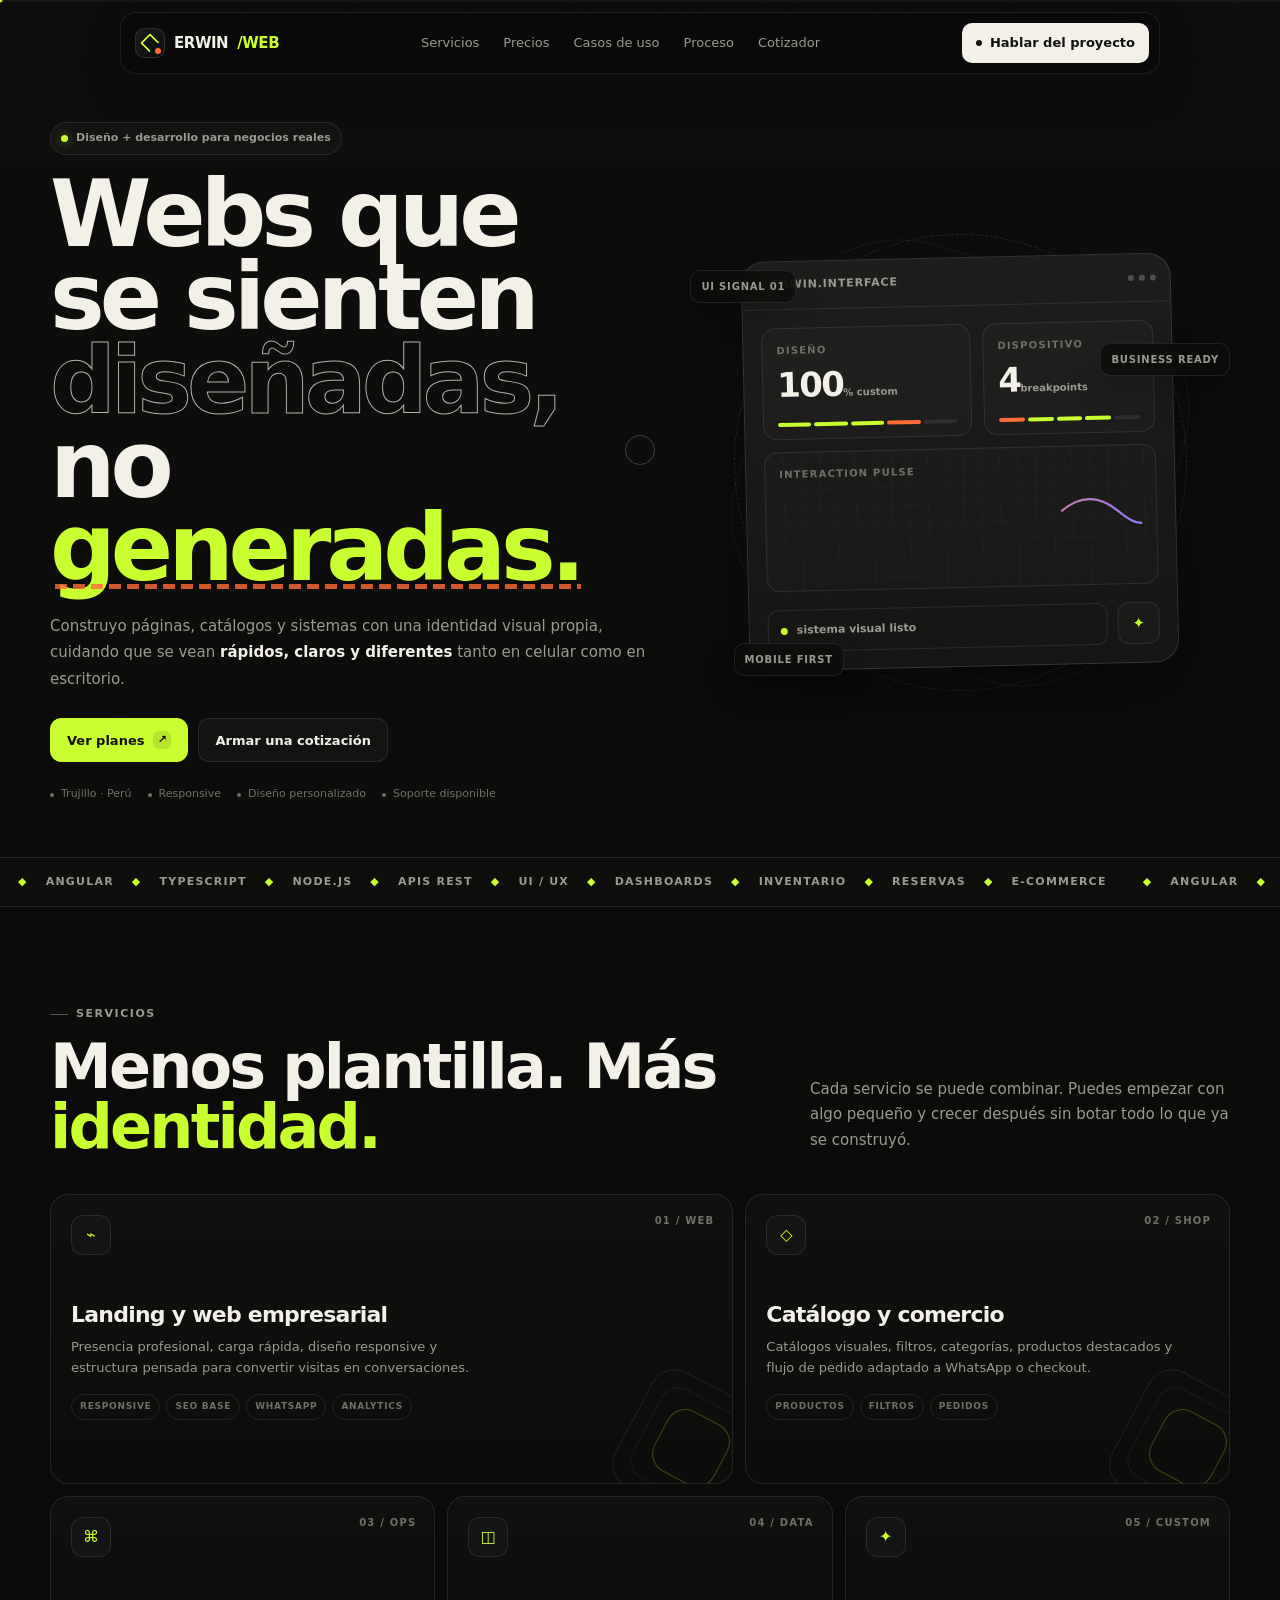
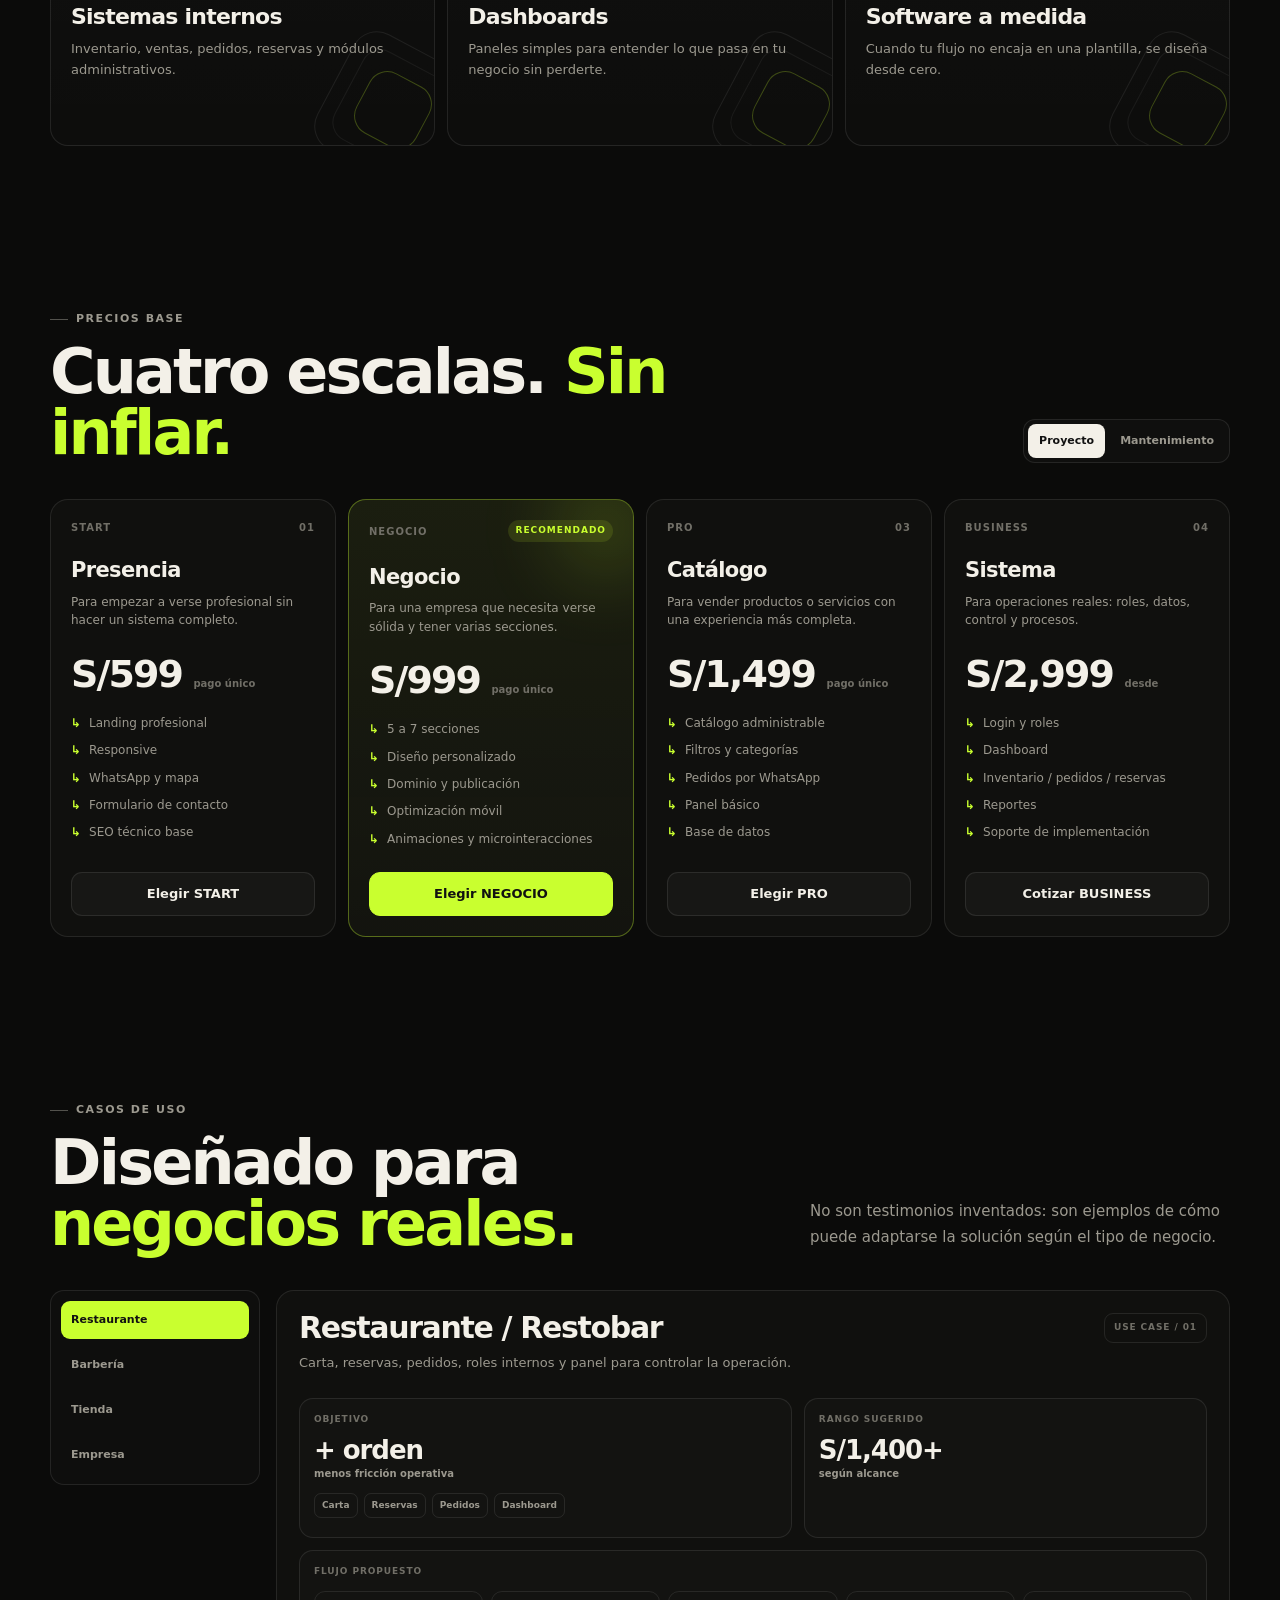
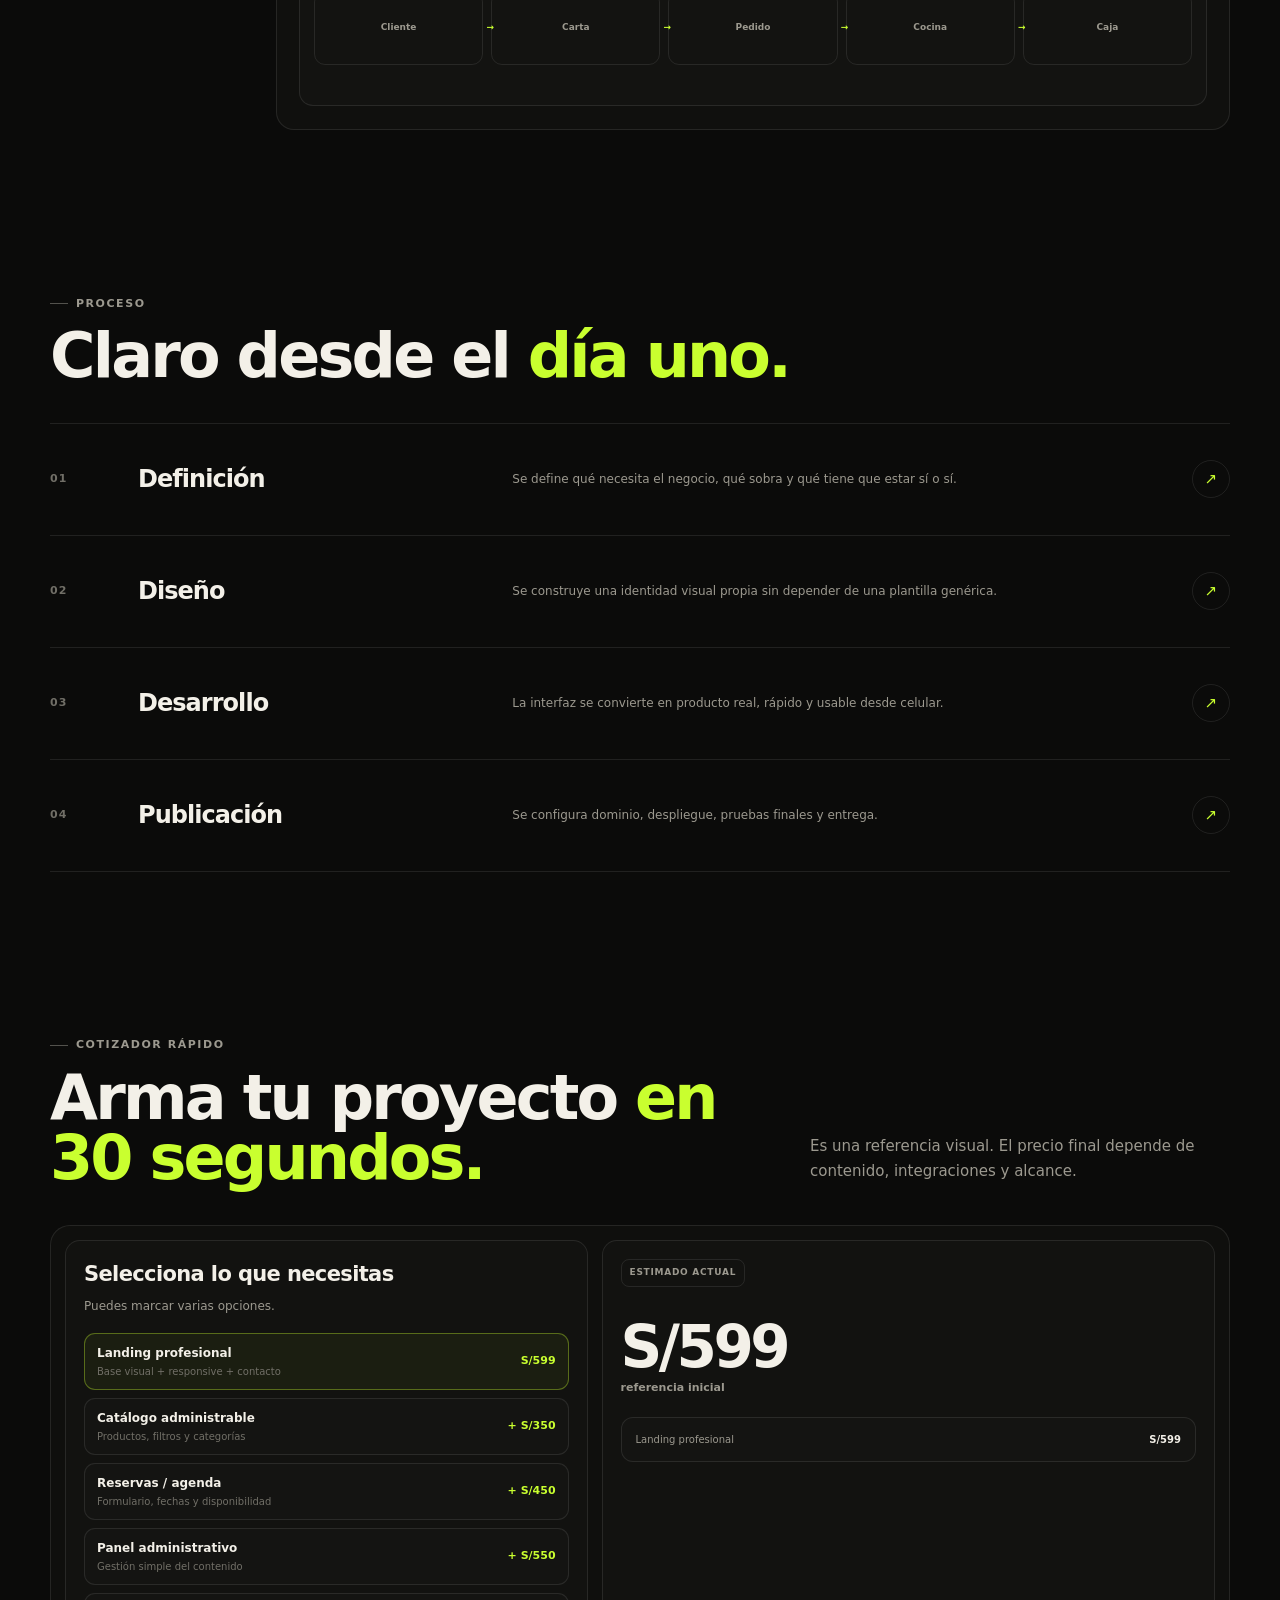
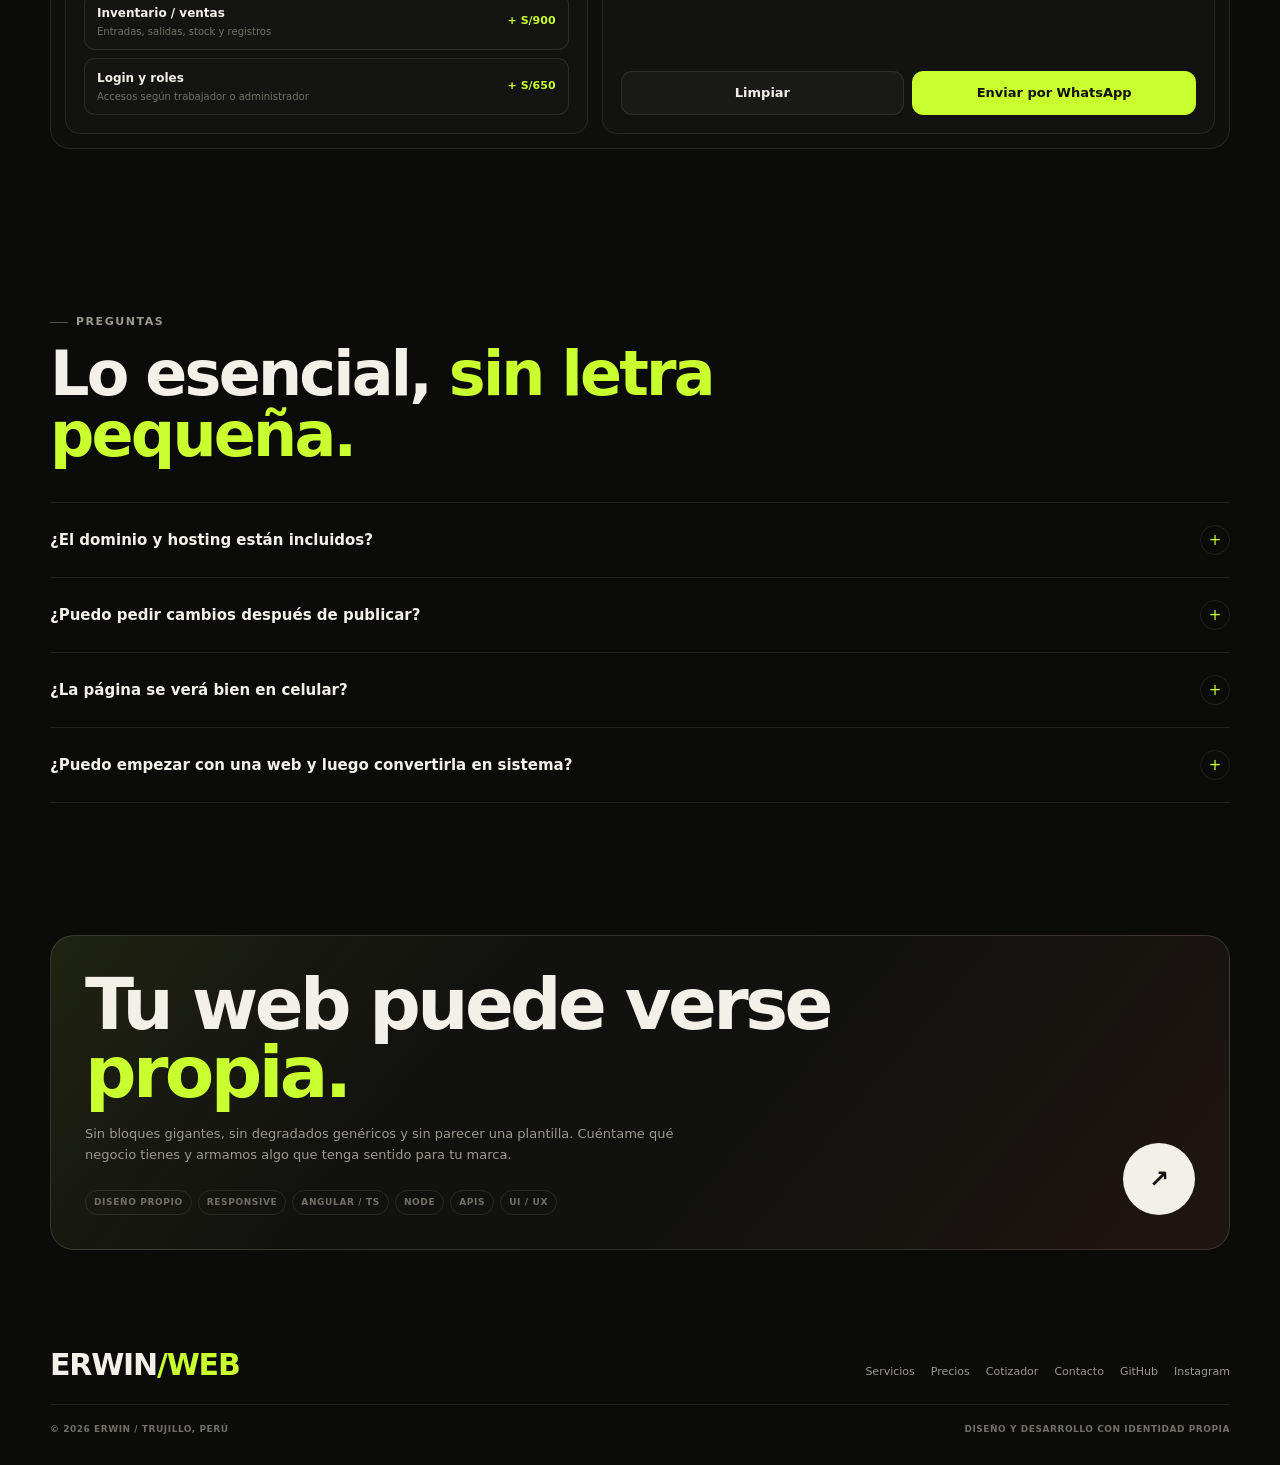
<file: index.html>
<!DOCTYPE html><html lang="es"><head><meta charset="UTF-8"><meta name="viewport" content="width=device-width, initial-scale=1.0"><meta name="theme-color" content="#0b0b0a"><meta name="description" content="Erwin — diseño y desarrollo web para negocios que quieren verse distintos."><title>Erwin — Webs y sistemas con identidad propia</title><link rel="stylesheet" href="base.css"><link rel="stylesheet" href="components.css"></head><body><div class="scroll-progress" aria-hidden="true"><div class="scroll-progress__bar"></div></div><div class="page-noise" aria-hidden="true"></div><div class="page-lines" aria-hidden="true"></div><div class="page-vignette" aria-hidden="true"></div><div class="mouse-glow" aria-hidden="true"></div><div class="cursor-dot" aria-hidden="true"></div><div class="cursor-ring" aria-hidden="true"></div><div class="nav-wrap"><nav class="nav" aria-label="Navegación principal"><a class="nav__brand" href="#inicio" aria-label="Ir al inicio"><span class="nav__mark" aria-hidden="true"></span>ERWIN<span>/WEB</span></a><div class="nav__links"><a href="#servicios">Servicios</a><a href="#precios">Precios</a><a href="#casos">Casos de uso</a><a href="#proceso">Proceso</a><a href="#cotizador">Cotizador</a></div><a class="nav__cta magnetic" href="#contacto"><span class="dot"></span>Hablar del proyecto</a><button class="nav__menu" type="button" aria-label="Abrir menú">☰</button></nav></div><div class="mobile-panel" aria-hidden="true"><div class="mobile-panel__inner"><div class="mobile-panel__top"><strong>ERWIN/WEB</strong><button class="mobile-panel__close" type="button" aria-label="Cerrar menú">×</button></div><div class="mobile-panel__links"><a href="#servicios">Servicios <span>01</span></a><a href="#precios">Precios <span>02</span></a><a href="#casos">Casos de uso <span>03</span></a><a href="#proceso">Proceso <span>04</span></a><a href="#cotizador">Cotizador <span>05</span></a><a href="#contacto">Contacto <span>06</span></a></div></div></div><main><section class="hero" id="inicio"><div class="container"><div class="hero__grid"><div class="hero__content"><div class="hero__badge reveal"><i></i>Diseño + desarrollo para negocios reales</div><h1 class="hero__title reveal reveal-delay-1">Webs que se sienten <span class="outline">diseñadas,</span> no <span class="accent-word">generadas.</span></h1><p class="hero__copy reveal reveal-delay-2">Construyo páginas, catálogos y sistemas con una identidad visual propia, cuidando que se vean <strong>rápidos, claros y diferentes</strong> tanto en celular como en escritorio.</p><div class="hero__actions reveal reveal-delay-3"><a href="#precios" class="btn btn--accent magnetic">Ver planes <span class="btn__arrow">↗</span></a><a href="#cotizador" class="btn magnetic">Armar una cotización</a></div><div class="hero__meta reveal reveal-delay-4"><span>Trujillo · Perú</span><span>Responsive</span><span>Diseño personalizado</span><span>Soporte disponible</span></div></div><div class="signal-stage reveal reveal-delay-2"><div class="signal-orbit" aria-hidden="true"></div><div class="signal-stage__wire" aria-hidden="true"></div><div class="signal-stage__wire" aria-hidden="true"></div><div class="floating-tag floating-tag--a">UI SIGNAL 01</div><div class="floating-tag floating-tag--b">BUSINESS READY</div><div class="floating-tag floating-tag--c">MOBILE FIRST</div><article class="signal-console" aria-label="Panel visual demostrativo"><header class="signal-console__top"><div class="signal-console__brand">erwin.interface</div><div class="signal-console__traffic" aria-hidden="true"><i></i><i></i><i></i></div></header><div class="signal-console__body"><div class="signal-readout"><div class="readout-card"><div class="readout-card__label">Diseño</div><div class="readout-card__value">100<small>% custom</small></div><div class="readout-card__strip"><span class="on"></span><span class="on"></span><span class="on"></span><span class="hot"></span><span></span></div></div><div class="readout-card"><div class="readout-card__label">Dispositivo</div><div class="readout-card__value">4<small>breakpoints</small></div><div class="readout-card__strip"><span class="hot"></span><span class="on"></span><span class="on"></span><span class="on"></span><span></span></div></div></div><div class="signal-graph"><div class="signal-graph__label">Interaction pulse</div><svg viewBox="0 0 360 90" aria-hidden="true"><defs><linearGradient id="graphGradient" x1="0" x2="1"><stop offset="0%" stop-color="#c9ff2f"/><stop offset="52%" stop-color="#ff6b35"/><stop offset="100%" stop-color="#8f7cff"/></linearGradient></defs><path d="M0,64 C28,64 34,21 62,21 C90,21 93,71 120,71 C147,71 150,37 180,37 C208,37 217,51 240,51 C270,51 278,17 308,17 C332,17 344,42 360,42" fill="none" stroke="url(#graphGradient)" stroke-width="2.2" stroke-linecap="round" class="signal-graph__pulse"/></svg></div></div><div class="signal-console__bottom"><div class="signal-status"><i></i>sistema visual listo</div><button class="signal-switch" type="button" aria-label="Cambiar modo visual">✦</button></div></article></div></div></div></section><section class="trust-strip" aria-label="Tecnologías y servicios"><div class="trust-strip__track"><div class="trust-strip__item"><b>◆</b> ANGULAR <b>◆</b> TYPESCRIPT <b>◆</b> NODE.JS <b>◆</b> APIs REST <b>◆</b> UI / UX <b>◆</b> DASHBOARDS <b>◆</b> INVENTARIO <b>◆</b> RESERVAS <b>◆</b> E-COMMERCE</div><div class="trust-strip__item"><b>◆</b> ANGULAR <b>◆</b> TYPESCRIPT <b>◆</b> NODE.JS <b>◆</b> APIs REST <b>◆</b> UI / UX <b>◆</b> DASHBOARDS <b>◆</b> INVENTARIO <b>◆</b> RESERVAS <b>◆</b> E-COMMERCE</div></div></section><section class="section" id="servicios"><div class="container"><div class="section-head-row"><div><div class="section-kicker reveal">Servicios</div><h2 class="section-heading reveal reveal-delay-1">Menos plantilla. Más <em>identidad.</em></h2></div><p class="section-copy reveal reveal-delay-2">Cada servicio se puede combinar. Puedes empezar con algo pequeño y crecer después sin botar todo lo que ya se construyó.</p></div><div class="mosaic"><article class="service-tile reveal tilt"><div class="service-tile__index">01 / WEB</div><div class="service-tile__icon">⌁</div><h3>Landing y web empresarial</h3><p>Presencia profesional, carga rápida, diseño responsive y estructura pensada para convertir visitas en conversaciones.</p><div class="service-tile__tags"><span>Responsive</span><span>SEO base</span><span>WhatsApp</span><span>Analytics</span></div><div class="service-tile__shape" aria-hidden="true"></div></article><article class="service-tile reveal reveal-delay-1 tilt"><div class="service-tile__index">02 / SHOP</div><div class="service-tile__icon">◇</div><h3>Catálogo y comercio</h3><p>Catálogos visuales, filtros, categorías, productos destacados y flujo de pedido adaptado a WhatsApp o checkout.</p><div class="service-tile__tags"><span>Productos</span><span>Filtros</span><span>Pedidos</span></div><div class="service-tile__shape" aria-hidden="true"></div></article><article class="service-tile reveal tilt"><div class="service-tile__index">03 / OPS</div><div class="service-tile__icon">⌘</div><h3>Sistemas internos</h3><p>Inventario, ventas, pedidos, reservas y módulos administrativos.</p><div class="service-tile__shape" aria-hidden="true"></div></article><article class="service-tile reveal reveal-delay-1 tilt"><div class="service-tile__index">04 / DATA</div><div class="service-tile__icon">◫</div><h3>Dashboards</h3><p>Paneles simples para entender lo que pasa en tu negocio sin perderte.</p><div class="service-tile__shape" aria-hidden="true"></div></article><article class="service-tile reveal reveal-delay-2 tilt"><div class="service-tile__index">05 / CUSTOM</div><div class="service-tile__icon">✦</div><h3>Software a medida</h3><p>Cuando tu flujo no encaja en una plantilla, se diseña desde cero.</p><div class="service-tile__shape" aria-hidden="true"></div></article></div></div></section><section class="section section--tight" id="precios"><div class="container"><div class="section-head-row"><div><div class="section-kicker reveal">Precios base</div><h2 class="section-heading reveal reveal-delay-1">Cuatro escalas. <em>Sin inflar.</em></h2></div><div class="pricing-switcher reveal reveal-delay-2"><button type="button" class="is-active" data-mode="build">Proyecto</button><button type="button" data-mode="care">Mantenimiento</button></div></div><div class="pricing-grid"><article class="price-card reveal" data-plan-card="start"><div class="price-card__eyebrow"><span>START</span><span>01</span></div><h3>Presencia</h3><p class="price-card__desc">Para empezar a verse profesional sin hacer un sistema completo.</p><div class="price-card__price" data-build="S/599" data-care="S/60">S/599 <small data-suffix>pago único</small></div><ul class="price-card__list"><li>Landing profesional</li><li>Responsive</li><li>WhatsApp y mapa</li><li>Formulario de contacto</li><li>SEO técnico base</li></ul><button class="btn plan-button" type="button" data-plan="START">Elegir START</button></article><article class="price-card price-card--focus reveal reveal-delay-1" data-plan-card="negocio"><div class="price-card__eyebrow"><span>NEGOCIO</span><span class="price-card__badge">RECOMENDADO</span></div><h3>Negocio</h3><p class="price-card__desc">Para una empresa que necesita verse sólida y tener varias secciones.</p><div class="price-card__price" data-build="S/999" data-care="S/100">S/999 <small data-suffix>pago único</small></div><ul class="price-card__list"><li>5 a 7 secciones</li><li>Diseño personalizado</li><li>Dominio y publicación</li><li>Optimización móvil</li><li>Animaciones y microinteracciones</li></ul><button class="btn btn--accent plan-button" type="button" data-plan="NEGOCIO">Elegir NEGOCIO</button></article><article class="price-card reveal reveal-delay-2" data-plan-card="pro"><div class="price-card__eyebrow"><span>PRO</span><span>03</span></div><h3>Catálogo</h3><p class="price-card__desc">Para vender productos o servicios con una experiencia más completa.</p><div class="price-card__price" data-build="S/1,499" data-care="S/150">S/1,499 <small data-suffix>pago único</small></div><ul class="price-card__list"><li>Catálogo administrable</li><li>Filtros y categorías</li><li>Pedidos por WhatsApp</li><li>Panel básico</li><li>Base de datos</li></ul><button class="btn plan-button" type="button" data-plan="PRO">Elegir PRO</button></article><article class="price-card reveal reveal-delay-3" data-plan-card="business"><div class="price-card__eyebrow"><span>BUSINESS</span><span>04</span></div><h3>Sistema</h3><p class="price-card__desc">Para operaciones reales: roles, datos, control y procesos.</p><div class="price-card__price" data-build="S/2,999" data-care="S/250">S/2,999 <small data-suffix>desde</small></div><ul class="price-card__list"><li>Login y roles</li><li>Dashboard</li><li>Inventario / pedidos / reservas</li><li>Reportes</li><li>Soporte de implementación</li></ul><button class="btn plan-button" type="button" data-plan="BUSINESS">Cotizar BUSINESS</button></article></div></div></section><section class="section" id="casos"><div class="container"><div class="section-head-row"><div><div class="section-kicker reveal">Casos de uso</div><h2 class="section-heading reveal reveal-delay-1">Diseñado para <em>negocios reales.</em></h2></div><p class="section-copy reveal reveal-delay-2">No son testimonios inventados: son ejemplos de cómo puede adaptarse la solución según el tipo de negocio.</p></div><div class="case-rail"><div class="case-rail__nav reveal"><button type="button" class="is-active" data-case="restaurante">Restaurante</button><button type="button" data-case="barberia">Barbería</button><button type="button" data-case="tienda">Tienda</button><button type="button" data-case="empresa">Empresa</button></div><div class="case-panel reveal reveal-delay-1"><div class="case-panel__top"><div><h3 class="case-panel__title" id="caseTitle">Restaurante / Restobar</h3><p class="case-panel__desc" id="caseDesc">Carta, reservas, pedidos, roles internos y panel para controlar la operación.</p></div><div class="case-panel__code" id="caseCode">USE CASE / 01</div></div><div class="case-panel__grid"><div class="case-block"><div class="case-block__label">Objetivo</div><div class="case-block__value" id="caseGoal">+ orden <small>menos fricción operativa</small></div><div class="case-block__chips" id="caseChips"><span>Carta</span><span>Reservas</span><span>Pedidos</span><span>Dashboard</span></div></div><div class="case-block"><div class="case-block__label">Rango sugerido</div><div class="case-block__value" id="caseRange">S/1,400+ <small>según alcance</small></div></div><div class="case-block case-block--wide"><div class="case-block__label">Flujo propuesto</div><div class="case-flow" id="caseFlow"><div class="case-flow__step">Cliente</div><div class="case-flow__step">Carta</div><div class="case-flow__step">Pedido</div><div class="case-flow__step">Cocina</div><div class="case-flow__step">Caja</div></div></div></div></div></div></div></section><section class="section section--tight" id="proceso"><div class="container"><div class="section-head-row"><div><div class="section-kicker reveal">Proceso</div><h2 class="section-heading reveal reveal-delay-1">Claro desde el <em>día uno.</em></h2></div></div><div class="process-track"><div class="process-row reveal"><div class="process-row__n">01</div><div class="process-row__title">Definición</div><div class="process-row__copy">Se define qué necesita el negocio, qué sobra y qué tiene que estar sí o sí.</div><div class="process-row__mark">↗</div></div><div class="process-row reveal reveal-delay-1"><div class="process-row__n">02</div><div class="process-row__title">Diseño</div><div class="process-row__copy">Se construye una identidad visual propia sin depender de una plantilla genérica.</div><div class="process-row__mark">↗</div></div><div class="process-row reveal reveal-delay-2"><div class="process-row__n">03</div><div class="process-row__title">Desarrollo</div><div class="process-row__copy">La interfaz se convierte en producto real, rápido y usable desde celular.</div><div class="process-row__mark">↗</div></div><div class="process-row reveal reveal-delay-3"><div class="process-row__n">04</div><div class="process-row__title">Publicación</div><div class="process-row__copy">Se configura dominio, despliegue, pruebas finales y entrega.</div><div class="process-row__mark">↗</div></div></div></div></section><section class="section" id="cotizador"><div class="container"><div class="section-head-row"><div><div class="section-kicker reveal">Cotizador rápido</div><h2 class="section-heading reveal reveal-delay-1">Arma tu proyecto <em>en 30 segundos.</em></h2></div><p class="section-copy reveal reveal-delay-2">Es una referencia visual. El precio final depende de contenido, integraciones y alcance.</p></div><div class="quote-builder reveal"><div class="quote-builder__options"><h3 class="quote-builder__title">Selecciona lo que necesitas</h3><p class="quote-builder__sub">Puedes marcar varias opciones.</p><div class="quote-option-list"><button class="quote-option is-selected" type="button" data-price="599" data-label="Landing profesional"><span class="quote-option__text"><strong>Landing profesional</strong><small>Base visual + responsive + contacto</small></span><span class="quote-option__price">S/599</span></button><button class="quote-option" type="button" data-price="350" data-label="Catálogo administrable"><span class="quote-option__text"><strong>Catálogo administrable</strong><small>Productos, filtros y categorías</small></span><span class="quote-option__price">+ S/350</span></button><button class="quote-option" type="button" data-price="450" data-label="Reservas / agenda"><span class="quote-option__text"><strong>Reservas / agenda</strong><small>Formulario, fechas y disponibilidad</small></span><span class="quote-option__price">+ S/450</span></button><button class="quote-option" type="button" data-price="550" data-label="Panel administrativo"><span class="quote-option__text"><strong>Panel administrativo</strong><small>Gestión simple del contenido</small></span><span class="quote-option__price">+ S/550</span></button><button class="quote-option" type="button" data-price="900" data-label="Inventario / ventas"><span class="quote-option__text"><strong>Inventario / ventas</strong><small>Entradas, salidas, stock y registros</small></span><span class="quote-option__price">+ S/900</span></button><button class="quote-option" type="button" data-price="650" data-label="Login y roles"><span class="quote-option__text"><strong>Login y roles</strong><small>Accesos según trabajador o administrador</small></span><span class="quote-option__price">+ S/650</span></button></div></div><div class="quote-builder__result"><div class="quote-result"><div class="quote-result__badge">Estimado actual</div><div class="quote-result__total" id="quoteTotal">S/599 <small>referencia inicial</small></div><div class="quote-result__summary" id="quoteSummary"><div class="quote-result__summary-row"><span>Landing profesional</span><strong>S/599</strong></div></div><div class="quote-result__actions"><button class="btn" id="quoteReset" type="button">Limpiar</button><button class="btn btn--accent" id="quoteWhatsApp" type="button">Enviar por WhatsApp</button></div></div></div></div></div></section><section class="section section--tight"><div class="container"><div class="section-head-row"><div><div class="section-kicker reveal">Preguntas</div><h2 class="section-heading reveal reveal-delay-1">Lo esencial, <em>sin letra pequeña.</em></h2></div></div><div class="faq reveal"><article class="faq-item"><button class="faq-item__button" type="button"><span>¿El dominio y hosting están incluidos?</span><span class="faq-item__icon">+</span></button><div class="faq-item__content"><p>Puede incluirse dentro del paquete o manejarse como un costo separado. Lo ideal es dejarlo claro en la cotización antes de empezar.</p></div></article><article class="faq-item"><button class="faq-item__button" type="button"><span>¿Puedo pedir cambios después de publicar?</span><span class="faq-item__icon">+</span></button><div class="faq-item__content"><p>Sí. Puedes trabajar con mantenimiento mensual o pedir cambios puntuales dependiendo del tamaño del ajuste.</p></div></article><article class="faq-item"><button class="faq-item__button" type="button"><span>¿La página se verá bien en celular?</span><span class="faq-item__icon">+</span></button><div class="faq-item__content"><p>Sí. El diseño se plantea desde el inicio para móvil, tablet y escritorio, no como una adaptación de último momento.</p></div></article><article class="faq-item"><button class="faq-item__button" type="button"><span>¿Puedo empezar con una web y luego convertirla en sistema?</span><span class="faq-item__icon">+</span></button><div class="faq-item__content"><p>Sí, siempre que la arquitectura inicial se planifique pensando en esa posibilidad. Esa es justamente la idea de estos paquetes escalables.</p></div></article></div></div></section><section class="section section--tight" id="contacto"><div class="container"><div class="final-cta reveal"><div class="final-cta__grid"><div><h2 class="final-cta__title">Tu web puede verse <span>propia.</span></h2><p class="final-cta__copy">Sin bloques gigantes, sin degradados genéricos y sin parecer una plantilla. Cuéntame qué negocio tienes y armamos algo que tenga sentido para tu marca.</p><div class="final-cta__ticker"><span>Diseño propio</span><span>Responsive</span><span>Angular / TS</span><span>Node</span><span>APIs</span><span>UI / UX</span></div></div><a class="final-cta__action magnetic" id="mainWhatsApp" href="#" aria-label="Contactar por WhatsApp">↗</a></div></div></div></section></main><footer class="footer"><div class="container"><div class="footer__top"><h2 class="footer__brand">ERWIN<span>/WEB</span></h2><div class="footer__links"><a href="#servicios">Servicios</a><a href="#precios">Precios</a><a href="#cotizador">Cotizador</a><a href="#contacto">Contacto</a><a href="#">GitHub</a><a href="#">Instagram</a></div></div><div class="footer__bottom"><span>© 2026 ERWIN / TRUJILLO, PERÚ</span><span>Diseño y desarrollo con identidad propia</span></div></div></footer><script src="app.js"></script></body></html>
</file>
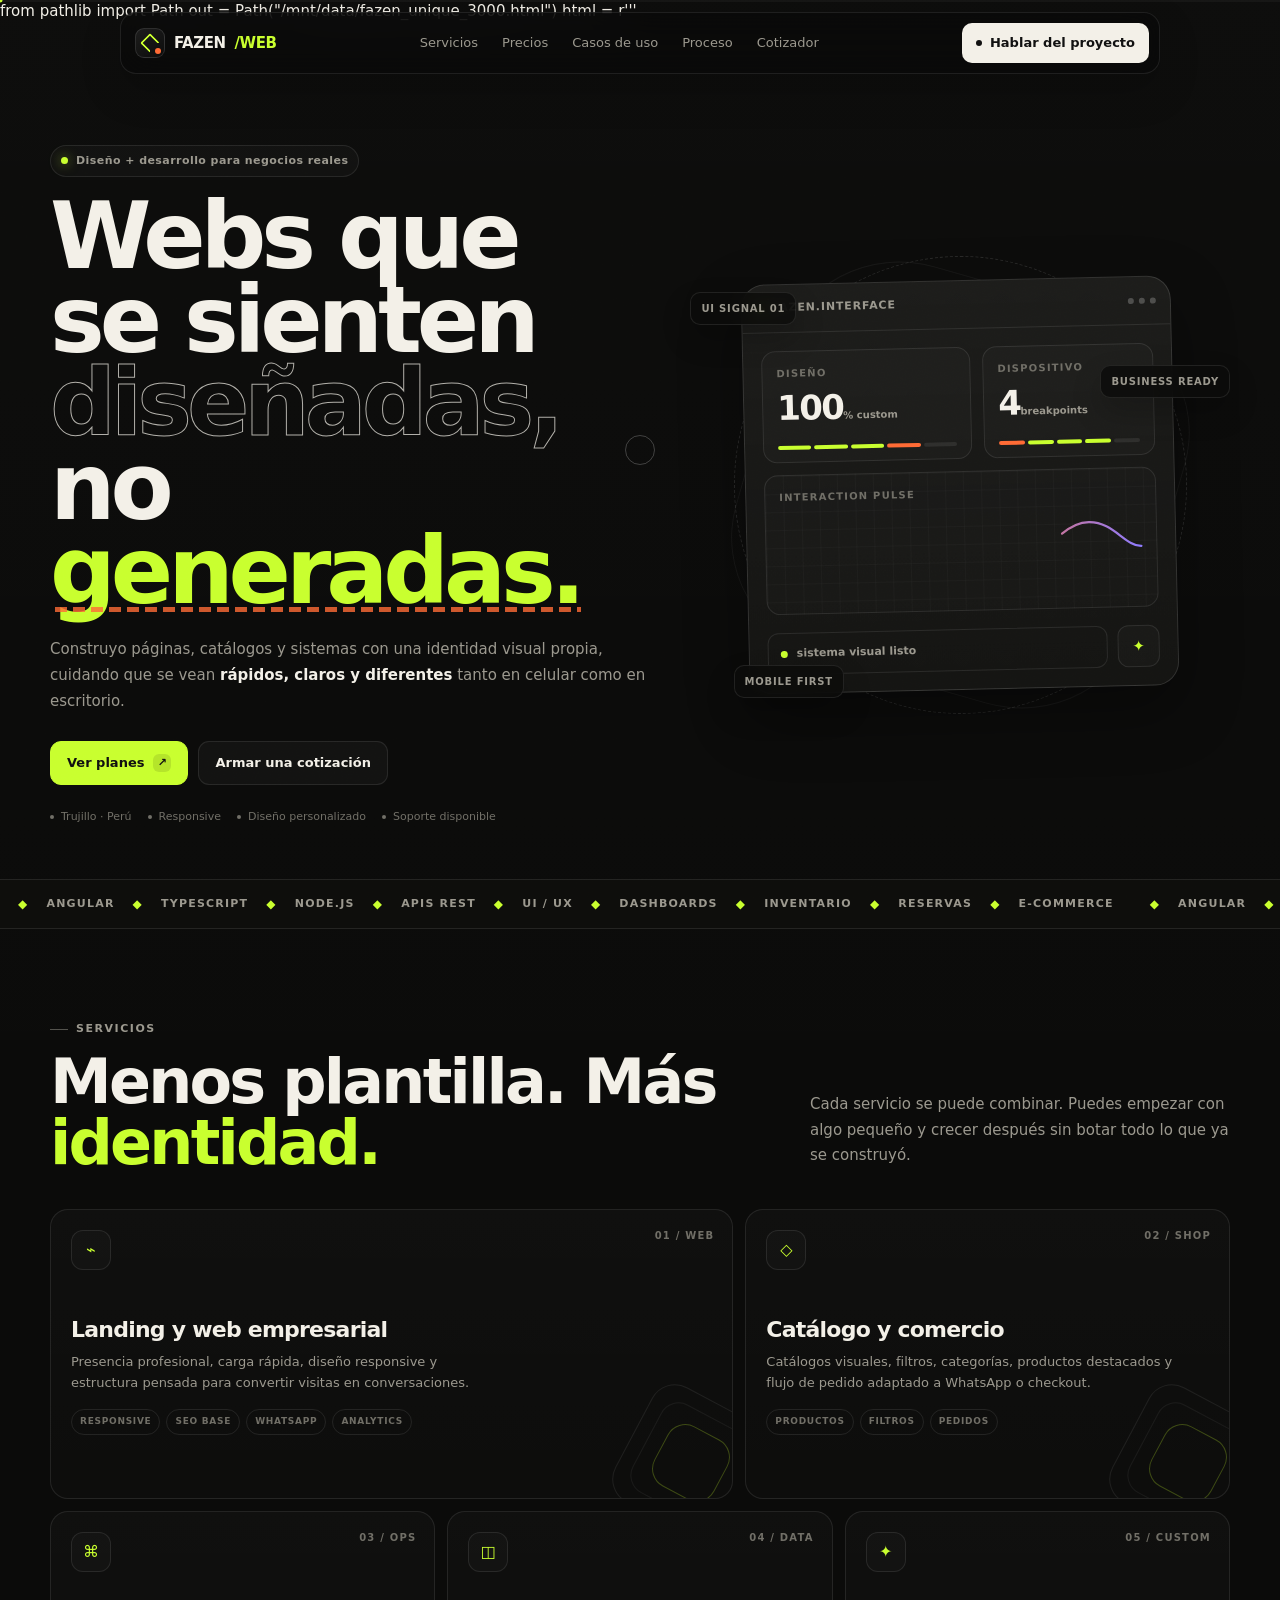
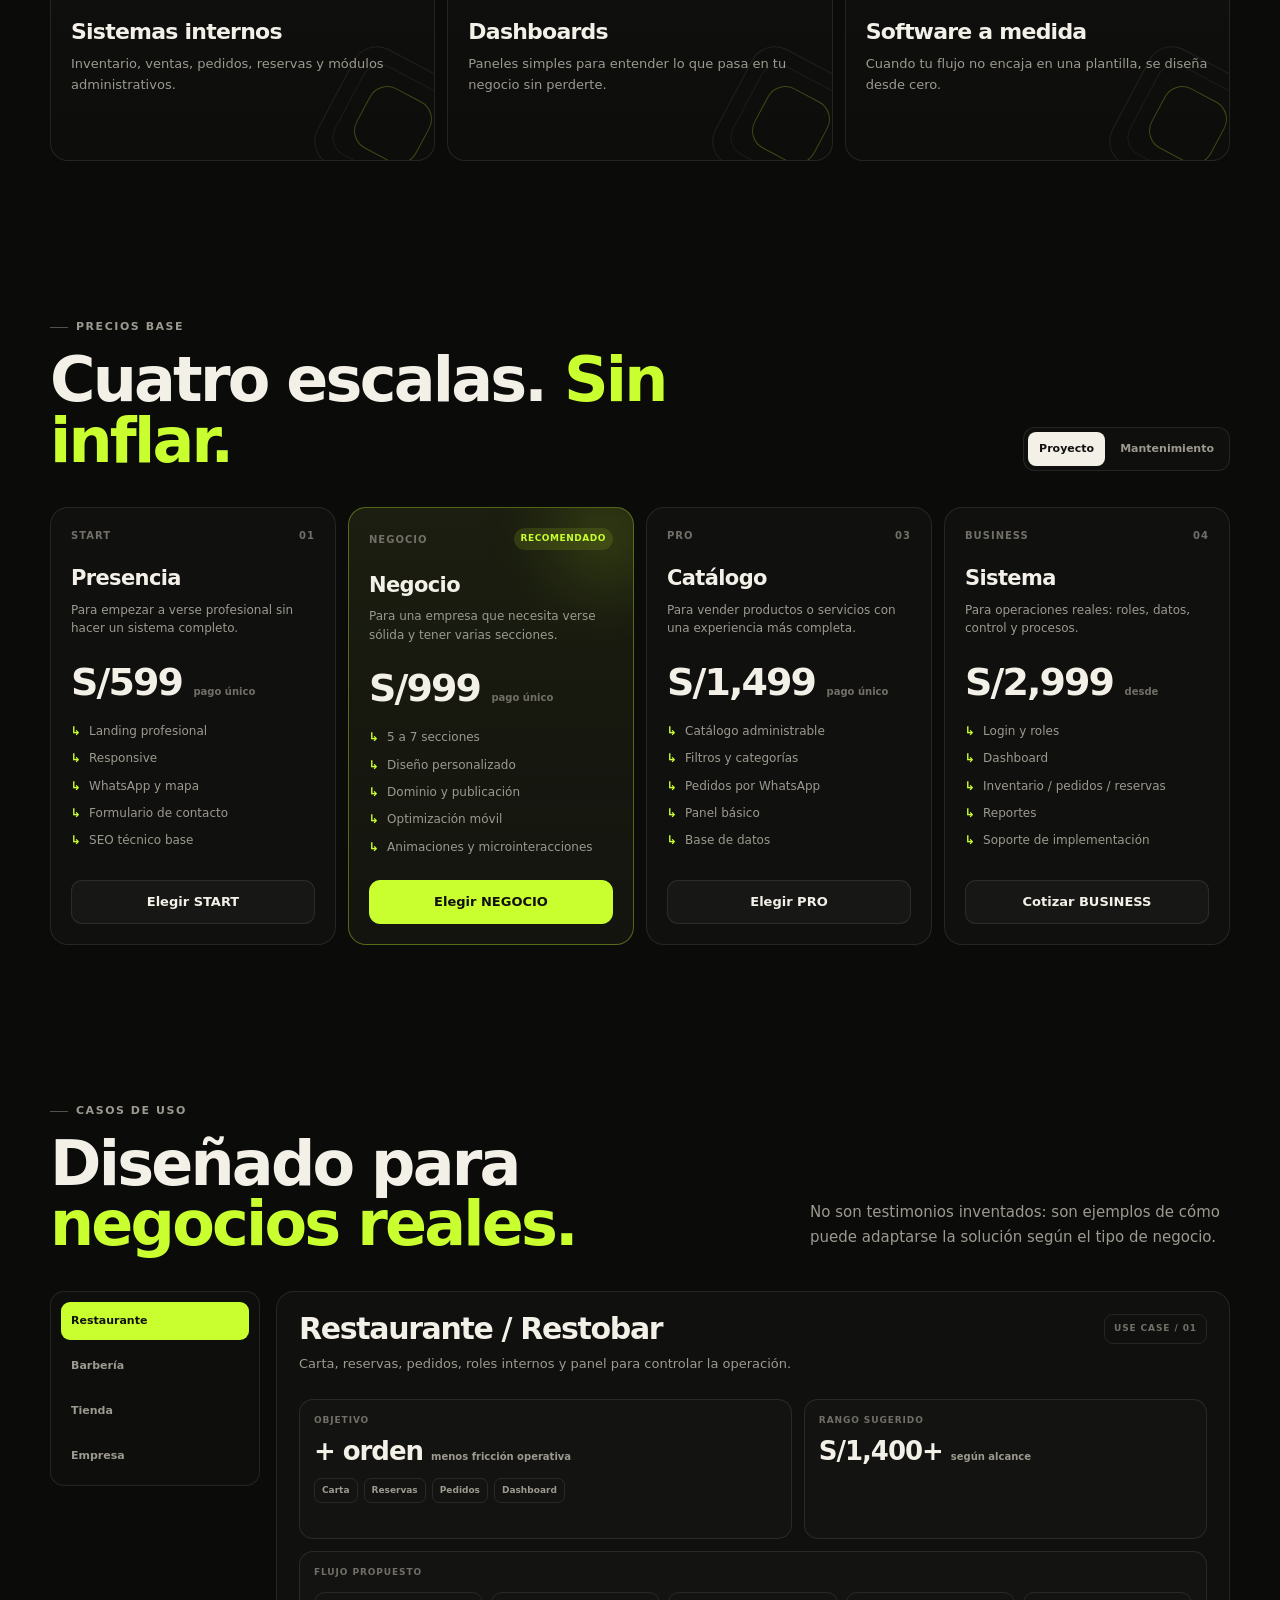
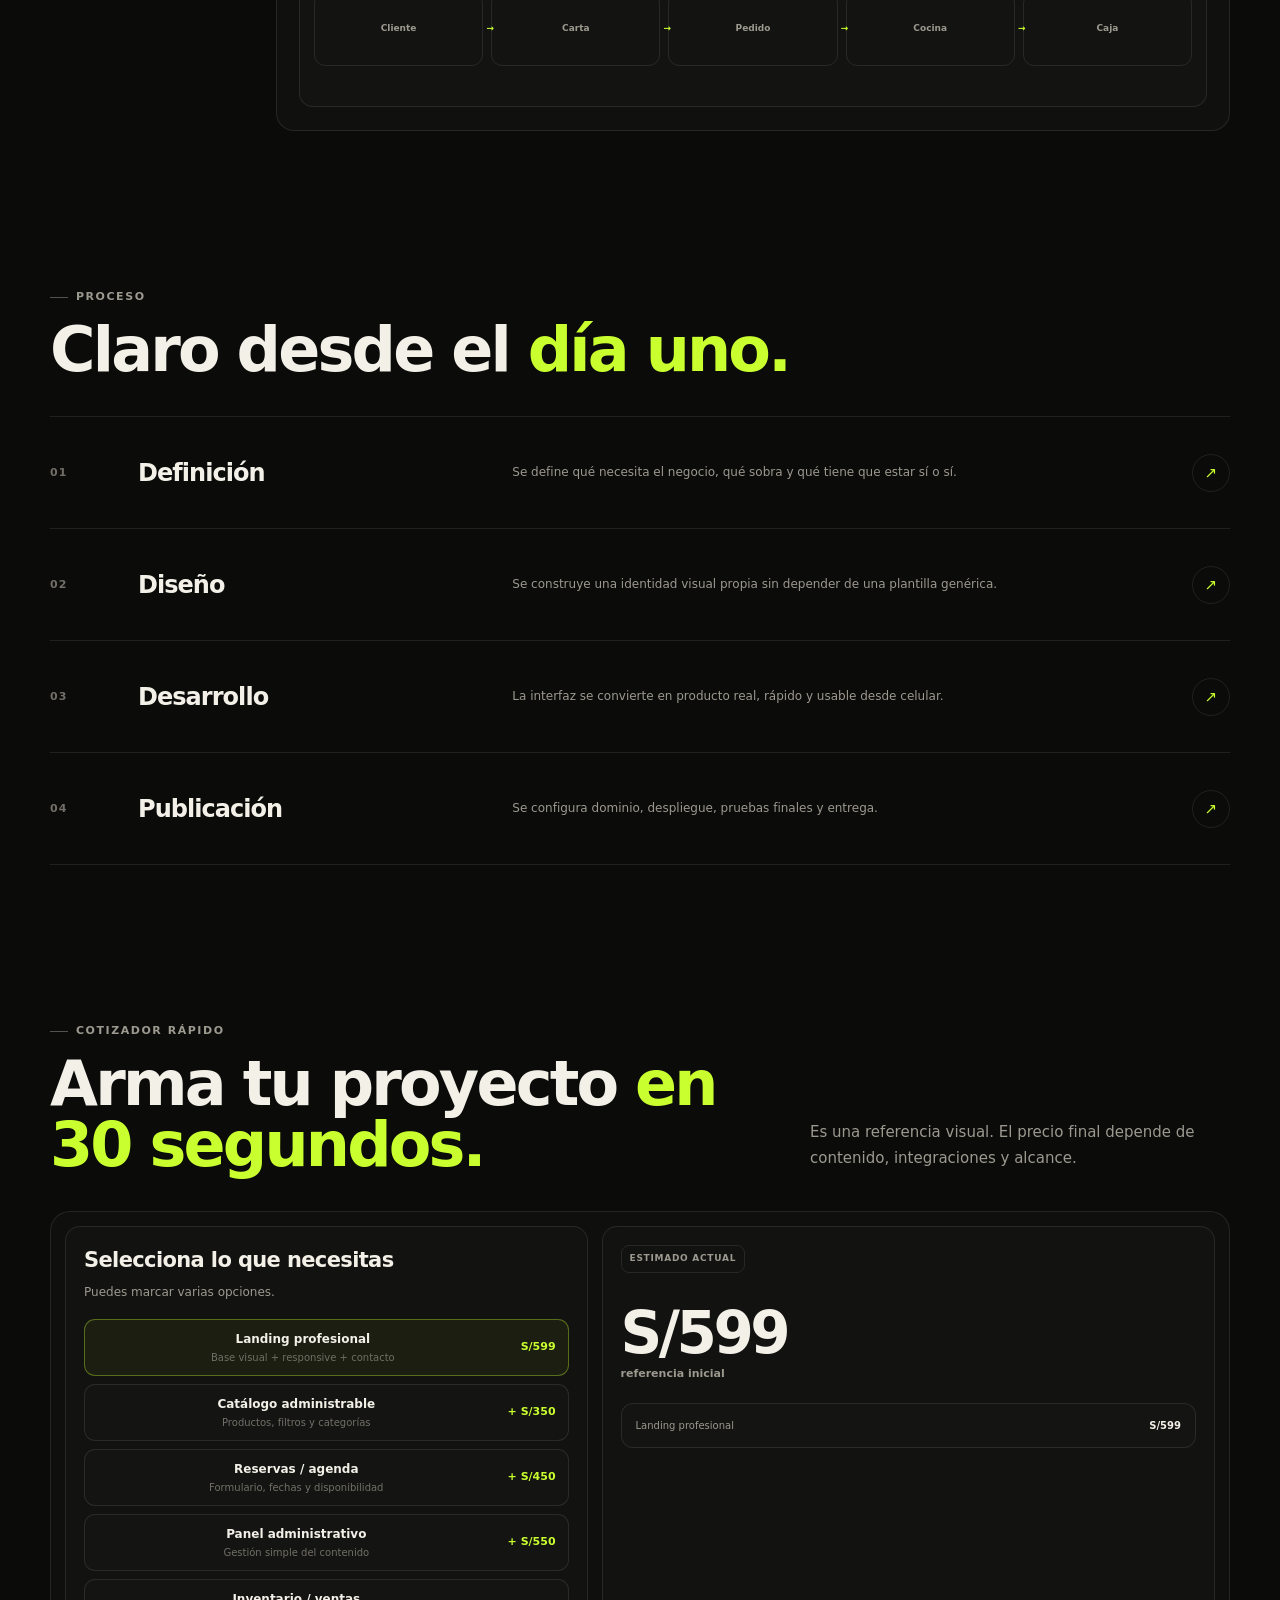
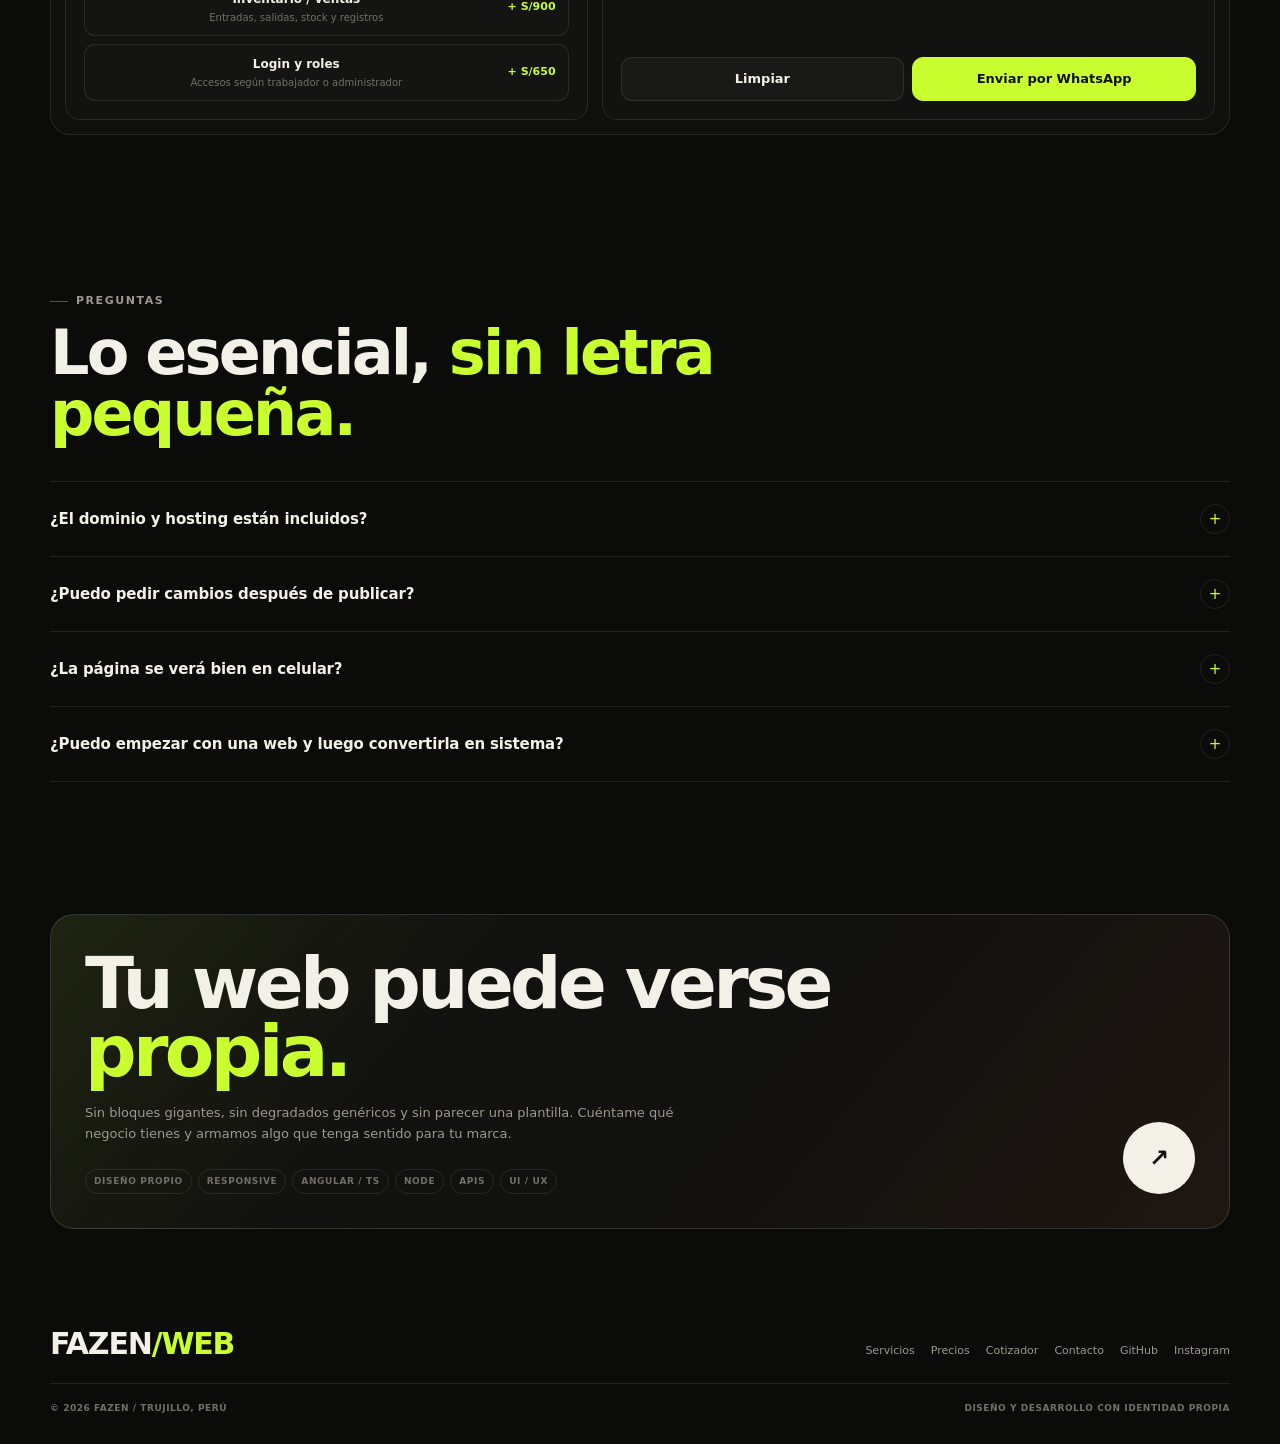
<file: landing.html>
from pathlib import Path

out = Path("/mnt/data/fazen_unique_3000.html")

html = r'''<!DOCTYPE html>
<html lang="es">
<head>
  <meta charset="UTF-8">
  <meta name="viewport" content="width=device-width, initial-scale=1.0">
  <meta name="theme-color" content="#0b0b0a">
  <meta name="description" content="Fazen — diseño y desarrollo web para negocios que quieren verse distintos.">
  <title>Fazen — Webs y sistemas con identidad propia</title>

  <style>
    /* =========================================================
       FAZEN / UNIQUE COMPACT EDITION
       Diseño: editorial + interfaz de sistema + detalles cinéticos
       Todo en un solo archivo. Sin librerías externas.
    ========================================================== */

    :root {
      --bg: #0b0b0a;
      --bg-soft: #11110f;
      --panel: #151512;
      --panel-2: #1a1a16;
      --line: rgba(255,255,255,.09);
      --line-strong: rgba(255,255,255,.16);
      --text: #f3f0e8;
      --muted: #9c998f;
      --muted-2: #716f67;
      --accent: #c9ff2f;
      --accent-2: #ff6b35;
      --accent-3: #8f7cff;
      --accent-4: #3ad9c6;
      --danger: #ff4d5e;
      --shadow: 0 24px 60px rgba(0,0,0,.35);
      --radius-xs: 8px;
      --radius-sm: 12px;
      --radius-md: 18px;
      --radius-lg: 26px;
      --container: 1180px;
      --nav-h: 62px;
      --ease-out: cubic-bezier(.16,1,.3,1);
      --ease-bounce: cubic-bezier(.2,.9,.2,1.25);
    }

    * {
      box-sizing: border-box;
    }

    html {
      scroll-behavior: smooth;
      background: var(--bg);
    }

    body {
      margin: 0;
      background:
        linear-gradient(to bottom, rgba(255,255,255,.012), transparent 20%),
        var(--bg);
      color: var(--text);
      font-family:
        Inter,
        ui-sans-serif,
        system-ui,
        -apple-system,
        BlinkMacSystemFont,
        "Segoe UI",
        sans-serif;
      font-size: 15px;
      line-height: 1.5;
      overflow-x: hidden;
    }

    body.is-locked {
      overflow: hidden;
    }

    button,
    input,
    textarea,
    select {
      font: inherit;
    }

    a {
      color: inherit;
    }

    img,
    svg {
      display: block;
      max-width: 100%;
    }

    ::selection {
      background: var(--accent);
      color: #111;
    }

    /* =========================================================
       BACKDROP / TEXTURE
    ========================================================== */

    .page-noise {
      position: fixed;
      inset: 0;
      z-index: 100;
      pointer-events: none;
      opacity: .045;
      mix-blend-mode: soft-light;
      background-image:
        url("data:image/svg+xml,%3Csvg xmlns='http://www.w3.org/2000/svg' width='220' height='220' viewBox='0 0 220 220'%3E%3Cfilter id='n'%3E%3CfeTurbulence type='fractalNoise' baseFrequency='.68' numOctaves='4' stitchTiles='stitch'/%3E%3C/filter%3E%3Crect width='100%25' height='100%25' filter='url(%23n)' opacity='.72'/%3E%3C/svg%3E");
    }

    .page-lines {
      position: fixed;
      inset: 0;
      z-index: -4;
      pointer-events: none;
      background-image:
        linear-gradient(rgba(255,255,255,.024) 1px, transparent 1px),
        linear-gradient(90deg, rgba(255,255,255,.024) 1px, transparent 1px);
      background-size: 36px 36px;
      mask-image: linear-gradient(to bottom, black 0%, transparent 88%);
    }

    .page-vignette {
      position: fixed;
      inset: 0;
      z-index: -3;
      pointer-events: none;
      background:
        radial-gradient(circle at 18% 12%, rgba(201,255,47,.07), transparent 25%),
        radial-gradient(circle at 84% 24%, rgba(255,107,53,.05), transparent 26%),
        radial-gradient(circle at 55% 95%, rgba(143,124,255,.06), transparent 28%);
    }

    .mouse-glow {
      position: fixed;
      width: 240px;
      height: 240px;
      z-index: -1;
      pointer-events: none;
      border-radius: 999px;
      transform: translate(-50%, -50%);
      background:
        radial-gradient(circle, rgba(201,255,47,.08), transparent 66%);
      opacity: 0;
      transition: opacity .3s ease;
    }

    body:hover .mouse-glow {
      opacity: 1;
    }

    /* =========================================================
       SCROLL PROGRESS
    ========================================================== */

    .scroll-progress {
      position: fixed;
      top: 0;
      left: 0;
      width: 100%;
      height: 2px;
      z-index: 9999;
      background: rgba(255,255,255,.04);
    }

    .scroll-progress__bar {
      width: 0%;
      height: 100%;
      background:
        linear-gradient(
          90deg,
          var(--accent),
          var(--accent-2),
          var(--accent-3)
        );
      transform-origin: left center;
      box-shadow: 0 0 20px rgba(201,255,47,.25);
    }

    /* =========================================================
       LAYOUT
    ========================================================== */

    .container {
      width: min(var(--container), calc(100% - 40px));
      margin-inline: auto;
    }

    .section {
      position: relative;
      padding: 92px 0;
    }

    .section--tight {
      padding: 66px 0;
    }

    .section-kicker {
      display: inline-flex;
      align-items: center;
      gap: 8px;
      margin-bottom: 14px;
      color: var(--muted);
      font-size: 11px;
      font-weight: 700;
      letter-spacing: .14em;
      text-transform: uppercase;
    }

    .section-kicker::before {
      content: "";
      width: 18px;
      height: 1px;
      background: currentColor;
      opacity: .5;
    }

    .section-heading {
      margin: 0;
      max-width: 760px;
      font-size: clamp(34px, 5vw, 62px);
      line-height: .98;
      letter-spacing: -.045em;
      font-weight: 760;
    }

    .section-heading em {
      color: var(--accent);
      font-style: normal;
      font-weight: inherit;
    }

    .section-copy {
      max-width: 620px;
      margin: 18px 0 0;
      color: var(--muted);
      font-size: 15px;
      line-height: 1.72;
    }

    .section-head-row {
      display: flex;
      align-items: flex-end;
      justify-content: space-between;
      gap: 30px;
      margin-bottom: 36px;
    }

    .section-head-row .section-copy {
      max-width: 420px;
      margin: 0 0 4px;
    }

    /* =========================================================
       NAV
    ========================================================== */

    .nav-wrap {
      position: fixed;
      top: 12px;
      left: 0;
      width: 100%;
      z-index: 1000;
      pointer-events: none;
    }

    .nav {
      width: min(1040px, calc(100% - 28px));
      min-height: var(--nav-h);
      margin-inline: auto;
      padding: 8px 10px 8px 14px;
      display: grid;
      grid-template-columns: auto 1fr auto;
      align-items: center;
      gap: 18px;
      border: 1px solid rgba(255,255,255,.09);
      border-radius: 16px;
      background: rgba(10,10,9,.78);
      backdrop-filter: blur(18px);
      box-shadow: 0 16px 40px rgba(0,0,0,.18);
      pointer-events: auto;
      transition:
        transform .35s var(--ease-out),
        background .25s ease,
        border-color .25s ease;
    }

    .nav.is-scrolled {
      background: rgba(10,10,9,.92);
      border-color: rgba(255,255,255,.13);
    }

    .nav__brand {
      display: inline-flex;
      align-items: center;
      gap: 9px;
      text-decoration: none;
      font-weight: 820;
      letter-spacing: -.03em;
    }

    .nav__mark {
      width: 30px;
      height: 30px;
      display: grid;
      place-items: center;
      border: 1px solid rgba(255,255,255,.12);
      border-radius: 9px;
      background:
        linear-gradient(145deg, rgba(255,255,255,.08), rgba(255,255,255,.015));
      position: relative;
      overflow: hidden;
    }

    .nav__mark::before {
      content: "";
      width: 10px;
      height: 10px;
      border: 2px solid var(--accent);
      border-right-color: transparent;
      border-radius: 2px;
      transform: rotate(45deg);
    }

    .nav__mark::after {
      content: "";
      position: absolute;
      inset: auto 3px 3px auto;
      width: 6px;
      height: 6px;
      background: var(--accent-2);
      border-radius: 50%;
    }

    .nav__brand span {
      color: var(--accent);
    }

    .nav__links {
      display: flex;
      align-items: center;
      justify-content: center;
      gap: 2px;
    }

    .nav__links a {
      padding: 9px 11px;
      border-radius: 9px;
      text-decoration: none;
      color: var(--muted);
      font-size: 13px;
      transition:
        color .2s ease,
        background .2s ease;
    }

    .nav__links a:hover,
    .nav__links a.is-active {
      color: var(--text);
      background: rgba(255,255,255,.05);
    }

    .nav__cta {
      display: inline-flex;
      align-items: center;
      gap: 8px;
      min-height: 40px;
      padding: 0 14px;
      border: 0;
      border-radius: 10px;
      background: var(--text);
      color: #111;
      font-size: 13px;
      font-weight: 800;
      text-decoration: none;
      cursor: pointer;
      transition:
        transform .2s var(--ease-out),
        background .2s ease;
    }

    .nav__cta:hover {
      transform: translateY(-1px);
      background: var(--accent);
    }

    .nav__cta .dot {
      width: 6px;
      height: 6px;
      border-radius: 50%;
      background: #111;
    }

    .nav__menu {
      display: none;
      width: 40px;
      height: 40px;
      padding: 0;
      border: 1px solid var(--line);
      border-radius: 10px;
      background: transparent;
      color: var(--text);
      cursor: pointer;
    }

    /* =========================================================
       HERO
    ========================================================== */

    .hero {
      position: relative;
      min-height: 820px;
      padding: 122px 0 54px;
      display: flex;
      align-items: center;
      overflow: hidden;
    }

    .hero__grid {
      display: grid;
      grid-template-columns: minmax(0, 1.05fr) minmax(360px, .95fr);
      gap: 44px;
      align-items: center;
    }

    .hero__badge {
      display: inline-flex;
      align-items: center;
      gap: 8px;
      margin-bottom: 18px;
      padding: 7px 10px;
      border: 1px solid var(--line);
      border-radius: 999px;
      background: rgba(255,255,255,.025);
      color: var(--muted);
      font-size: 11px;
      font-weight: 700;
      letter-spacing: .04em;
    }

    .hero__badge i {
      width: 7px;
      height: 7px;
      border-radius: 50%;
      background: var(--accent);
      box-shadow: 0 0 12px rgba(201,255,47,.55);
    }

    .hero__title {
      margin: 0;
      max-width: 680px;
      font-size: clamp(48px, 7.4vw, 92px);
      line-height: .91;
      letter-spacing: -.055em;
      font-weight: 780;
    }

    .hero__title .outline {
      color: transparent;
      -webkit-text-stroke: 1px rgba(243,240,232,.72);
    }

    .hero__title .accent-word {
      position: relative;
      display: inline-block;
      color: var(--accent);
    }

    .hero__title .accent-word::after {
      content: "";
      position: absolute;
      left: 1%;
      right: 0;
      bottom: 2px;
      height: 5px;
      background:
        repeating-linear-gradient(
          90deg,
          var(--accent-2) 0 12px,
          transparent 12px 18px
        );
      opacity: .8;
    }

    .hero__copy {
      max-width: 600px;
      margin: 22px 0 0;
      color: var(--muted);
      font-size: 15px;
      line-height: 1.76;
    }

    .hero__copy strong {
      color: var(--text);
      font-weight: 650;
    }

    .hero__actions {
      display: flex;
      flex-wrap: wrap;
      gap: 10px;
      margin-top: 26px;
    }

    .btn {
      position: relative;
      min-height: 44px;
      display: inline-flex;
      align-items: center;
      justify-content: center;
      gap: 9px;
      padding: 0 16px;
      border: 1px solid var(--line);
      border-radius: 11px;
      background: rgba(255,255,255,.03);
      color: var(--text);
      text-decoration: none;
      font-size: 13px;
      font-weight: 780;
      cursor: pointer;
      overflow: hidden;
      transition:
        transform .2s var(--ease-out),
        background .2s ease,
        border-color .2s ease,
        color .2s ease;
    }

    .btn:hover {
      transform: translateY(-2px);
      border-color: var(--line-strong);
      background: rgba(255,255,255,.06);
    }

    .btn--accent {
      background: var(--accent);
      border-color: var(--accent);
      color: #111;
    }

    .btn--accent:hover {
      background: #dbff74;
      border-color: #dbff74;
    }

    .btn--dark {
      background: #111;
      border-color: rgba(255,255,255,.08);
    }

    .btn__arrow {
      width: 18px;
      height: 18px;
      display: grid;
      place-items: center;
      border-radius: 6px;
      background: rgba(0,0,0,.1);
      font-size: 11px;
    }

    .hero__meta {
      display: flex;
      flex-wrap: wrap;
      gap: 10px 16px;
      margin-top: 24px;
      color: var(--muted-2);
      font-size: 11px;
    }

    .hero__meta span {
      display: inline-flex;
      align-items: center;
      gap: 7px;
    }

    .hero__meta span::before {
      content: "";
      width: 4px;
      height: 4px;
      border-radius: 50%;
      background: currentColor;
    }

    /* =========================================================
       HERO DEVICE / UNIQUE VISUAL
    ========================================================== */

    .signal-stage {
      position: relative;
      min-height: 520px;
      display: grid;
      place-items: center;
      isolation: isolate;
    }

    .signal-orbit {
      position: absolute;
      inset: 6% 8%;
      border: 1px dashed rgba(255,255,255,.12);
      border-radius: 50%;
      animation: slowSpin 28s linear infinite;
    }

    .signal-orbit::before,
    .signal-orbit::after {
      content: "";
      position: absolute;
      width: 7px;
      height: 7px;
      border-radius: 50%;
    }

    .signal-orbit::before {
      top: 15%;
      left: 9%;
      background: var(--accent);
      box-shadow: 0 0 14px rgba(201,255,47,.55);
    }

    .signal-orbit::after {
      right: 8%;
      bottom: 18%;
      background: var(--accent-2);
      box-shadow: 0 0 14px rgba(255,107,53,.48);
    }

    .signal-stage__wire {
      position: absolute;
      width: 78%;
      height: 78%;
      border-radius: 30%;
      border: 1px solid rgba(255,255,255,.05);
      transform: rotate(16deg);
    }

    .signal-stage__wire:nth-child(2) {
      width: 64%;
      height: 64%;
      transform: rotate(-21deg);
      border-style: dashed;
    }

    .signal-console {
      position: relative;
      z-index: 2;
      width: min(100%, 430px);
      border: 1px solid rgba(255,255,255,.12);
      border-radius: 24px;
      background:
        linear-gradient(180deg, rgba(255,255,255,.05), rgba(255,255,255,.016)),
        #11110f;
      box-shadow: var(--shadow);
      overflow: hidden;
      transform: rotate(-1.3deg);
    }

    .signal-console__top {
      min-height: 48px;
      padding: 0 14px;
      display: flex;
      align-items: center;
      justify-content: space-between;
      border-bottom: 1px solid var(--line);
    }

    .signal-console__brand {
      display: flex;
      align-items: center;
      gap: 8px;
      color: var(--muted);
      font-size: 11px;
      font-weight: 800;
      letter-spacing: .08em;
      text-transform: uppercase;
    }

    .signal-console__brand::before {
      content: "";
      width: 8px;
      height: 8px;
      border-radius: 2px;
      background: var(--accent);
      transform: rotate(45deg);
    }

    .signal-console__traffic {
      display: flex;
      gap: 5px;
    }

    .signal-console__traffic i {
      width: 6px;
      height: 6px;
      border-radius: 50%;
      background: rgba(255,255,255,.22);
    }

    .signal-console__body {
      padding: 18px;
    }

    .signal-readout {
      display: grid;
      grid-template-columns: 1.1fr .9fr;
      gap: 12px;
      margin-bottom: 12px;
    }

    .readout-card {
      min-height: 112px;
      padding: 14px;
      border: 1px solid var(--line);
      border-radius: 14px;
      background: rgba(255,255,255,.018);
      position: relative;
      overflow: hidden;
    }

    .readout-card__label {
      color: var(--muted-2);
      font-size: 10px;
      font-weight: 800;
      letter-spacing: .12em;
      text-transform: uppercase;
    }

    .readout-card__value {
      margin-top: 10px;
      font-size: 34px;
      line-height: 1;
      letter-spacing: -.05em;
      font-weight: 800;
    }

    .readout-card__value small {
      color: var(--muted);
      font-size: 10px;
      font-weight: 650;
      letter-spacing: 0;
    }

    .readout-card__strip {
      position: absolute;
      left: 14px;
      right: 14px;
      bottom: 12px;
      height: 4px;
      display: flex;
      gap: 3px;
    }

    .readout-card__strip span {
      flex: 1;
      border-radius: 99px;
      background: rgba(255,255,255,.08);
    }

    .readout-card__strip span.on {
      background: var(--accent);
    }

    .readout-card__strip span.hot {
      background: var(--accent-2);
    }

    .signal-graph {
      min-height: 140px;
      padding: 14px;
      border: 1px solid var(--line);
      border-radius: 14px;
      background:
        linear-gradient(rgba(255,255,255,.02) 1px, transparent 1px),
        linear-gradient(90deg, rgba(255,255,255,.02) 1px, transparent 1px),
        rgba(255,255,255,.012);
      background-size: 18px 18px;
      overflow: hidden;
      position: relative;
    }

    .signal-graph__label {
      position: relative;
      z-index: 2;
      color: var(--muted-2);
      font-size: 10px;
      font-weight: 800;
      letter-spacing: .12em;
      text-transform: uppercase;
    }

    .signal-graph svg {
      position: absolute;
      left: 10px;
      right: 10px;
      bottom: 12px;
      width: calc(100% - 20px);
      height: 90px;
      overflow: visible;
    }

    .signal-graph__pulse {
      stroke-dasharray: 340;
      stroke-dashoffset: 340;
      animation: drawGraph 3.2s var(--ease-out) infinite alternate;
    }

    .signal-console__bottom {
      display: grid;
      grid-template-columns: 1fr auto;
      gap: 10px;
      padding: 0 18px 18px;
    }

    .signal-status {
      min-height: 42px;
      display: flex;
      align-items: center;
      gap: 9px;
      padding: 0 12px;
      border: 1px solid var(--line);
      border-radius: 11px;
      color: var(--muted);
      font-size: 11px;
      font-weight: 700;
    }

    .signal-status i {
      width: 7px;
      height: 7px;
      border-radius: 50%;
      background: var(--accent);
      animation: statusBlink 1.6s ease-in-out infinite;
    }

    .signal-switch {
      width: 42px;
      height: 42px;
      display: grid;
      place-items: center;
      border: 1px solid var(--line);
      border-radius: 11px;
      background: rgba(255,255,255,.02);
      color: var(--accent);
      cursor: pointer;
      transition:
        transform .2s ease,
        background .2s ease;
    }

    .signal-switch:hover {
      transform: rotate(8deg);
      background: rgba(201,255,47,.08);
    }

    .floating-tag {
      position: absolute;
      z-index: 3;
      padding: 8px 10px;
      border: 1px solid var(--line);
      border-radius: 10px;
      background: rgba(12,12,11,.85);
      backdrop-filter: blur(10px);
      color: var(--muted);
      font-size: 10px;
      font-weight: 800;
      letter-spacing: .08em;
      text-transform: uppercase;
      box-shadow: 0 14px 30px rgba(0,0,0,.2);
      animation: floatTag 4s ease-in-out infinite;
    }

    .floating-tag--a {
      top: 13%;
      left: 0;
    }

    .floating-tag--b {
      right: 0;
      top: 27%;
      animation-delay: .7s;
    }

    .floating-tag--c {
      left: 8%;
      bottom: 9%;
      animation-delay: 1.2s;
    }

    /* =========================================================
       TRUST STRIP / MARQUEE
    ========================================================== */

    .trust-strip {
      position: relative;
      border-top: 1px solid var(--line);
      border-bottom: 1px solid var(--line);
      overflow: hidden;
      background: #0e0e0c;
    }

    .trust-strip__track {
      display: flex;
      width: max-content;
      animation: marquee 26s linear infinite;
    }

    .trust-strip__item {
      min-height: 48px;
      display: flex;
      align-items: center;
      gap: 18px;
      padding: 0 18px;
      color: var(--muted);
      font-size: 11px;
      font-weight: 800;
      letter-spacing: .11em;
      text-transform: uppercase;
      white-space: nowrap;
    }

    .trust-strip__item b {
      color: var(--accent);
      font-size: 12px;
    }

    /* =========================================================
       SERVICES / MOSAIC
    ========================================================== */

    .mosaic {
      display: grid;
      grid-template-columns: repeat(12, 1fr);
      gap: 12px;
    }

    .service-tile {
      position: relative;
      min-height: 250px;
      padding: 20px;
      border: 1px solid var(--line);
      border-radius: 18px;
      background:
        linear-gradient(180deg, rgba(255,255,255,.025), rgba(255,255,255,.01));
      overflow: hidden;
      transition:
        transform .3s var(--ease-out),
        border-color .25s ease,
        background .25s ease;
    }

    .service-tile:hover {
      transform: translateY(-4px);
      border-color: rgba(255,255,255,.18);
      background:
        linear-gradient(180deg, rgba(255,255,255,.04), rgba(255,255,255,.015));
    }

    .service-tile:nth-child(1) {
      grid-column: span 7;
      min-height: 290px;
    }

    .service-tile:nth-child(2) {
      grid-column: span 5;
      min-height: 290px;
    }

    .service-tile:nth-child(3) {
      grid-column: span 4;
    }

    .service-tile:nth-child(4) {
      grid-column: span 4;
    }

    .service-tile:nth-child(5) {
      grid-column: span 4;
    }

    .service-tile__index {
      position: absolute;
      top: 18px;
      right: 18px;
      color: var(--muted-2);
      font-size: 10px;
      font-weight: 800;
      letter-spacing: .12em;
    }

    .service-tile__icon {
      width: 40px;
      height: 40px;
      display: grid;
      place-items: center;
      margin-bottom: 48px;
      border: 1px solid var(--line);
      border-radius: 12px;
      background: rgba(255,255,255,.02);
      color: var(--accent);
      font-size: 16px;
    }

    .service-tile h3 {
      margin: 0;
      font-size: 22px;
      line-height: 1.05;
      letter-spacing: -.035em;
    }

    .service-tile p {
      max-width: 420px;
      margin: 10px 0 0;
      color: var(--muted);
      font-size: 13px;
      line-height: 1.62;
    }

    .service-tile__tags {
      display: flex;
      flex-wrap: wrap;
      gap: 6px;
      margin-top: 16px;
    }

    .service-tile__tags span {
      padding: 5px 8px;
      border: 1px solid var(--line);
      border-radius: 999px;
      color: var(--muted-2);
      font-size: 9px;
      font-weight: 800;
      letter-spacing: .08em;
      text-transform: uppercase;
    }

    .service-tile__shape {
      position: absolute;
      width: 130px;
      height: 130px;
      right: -24px;
      bottom: -30px;
      border: 1px solid rgba(255,255,255,.08);
      border-radius: 26px;
      transform: rotate(28deg);
      transition: transform .45s var(--ease-out);
    }

    .service-tile:hover .service-tile__shape {
      transform: rotate(42deg) scale(1.05);
    }

    .service-tile__shape::before,
    .service-tile__shape::after {
      content: "";
      position: absolute;
      border: 1px solid rgba(255,255,255,.06);
      inset: 14px;
      border-radius: 20px;
    }

    .service-tile__shape::after {
      inset: 30px;
      border-color: rgba(201,255,47,.25);
    }

    /* =========================================================
       PRICING
    ========================================================== */

    .pricing-switcher {
      display: inline-flex;
      gap: 4px;
      padding: 4px;
      border: 1px solid var(--line);
      border-radius: 12px;
      background: rgba(255,255,255,.02);
    }

    .pricing-switcher button {
      min-height: 34px;
      padding: 0 11px;
      border: 0;
      border-radius: 8px;
      background: transparent;
      color: var(--muted);
      font-size: 11px;
      font-weight: 800;
      cursor: pointer;
    }

    .pricing-switcher button.is-active {
      background: var(--text);
      color: #111;
    }

    .pricing-grid {
      display: grid;
      grid-template-columns: repeat(4, 1fr);
      gap: 12px;
    }

    .price-card {
      position: relative;
      min-height: 420px;
      display: flex;
      flex-direction: column;
      padding: 20px;
      border: 1px solid var(--line);
      border-radius: 18px;
      background: #10100e;
      overflow: hidden;
      transition:
        transform .3s var(--ease-out),
        border-color .25s ease,
        background .25s ease;
    }

    .price-card:hover {
      transform: translateY(-5px);
      border-color: rgba(255,255,255,.18);
    }

    .price-card--focus {
      border-color: rgba(201,255,47,.35);
      background:
        linear-gradient(180deg, rgba(201,255,47,.06), rgba(201,255,47,.015)),
        #10100e;
    }

    .price-card--focus::before {
      content: "";
      position: absolute;
      top: -28px;
      right: -28px;
      width: 110px;
      height: 110px;
      border-radius: 50%;
      background: rgba(201,255,47,.14);
      filter: blur(35px);
    }

    .price-card__eyebrow {
      display: flex;
      align-items: center;
      justify-content: space-between;
      color: var(--muted-2);
      font-size: 10px;
      font-weight: 800;
      letter-spacing: .1em;
      text-transform: uppercase;
    }

    .price-card__badge {
      padding: 4px 7px;
      border-radius: 999px;
      background: rgba(201,255,47,.12);
      color: var(--accent);
      font-size: 9px;
      letter-spacing: .06em;
    }

    .price-card h3 {
      margin: 20px 0 6px;
      font-size: 21px;
      letter-spacing: -.03em;
    }

    .price-card__desc {
      min-height: 42px;
      margin: 0;
      color: var(--muted);
      font-size: 12px;
      line-height: 1.55;
    }

    .price-card__price {
      margin-top: 20px;
      font-size: 38px;
      line-height: 1;
      letter-spacing: -.05em;
      font-weight: 820;
    }

    .price-card__price small {
      color: var(--muted-2);
      font-size: 10px;
      letter-spacing: 0;
      font-weight: 700;
    }

    .price-card__list {
      display: grid;
      gap: 10px;
      margin: 22px 0 24px;
      padding: 0;
      list-style: none;
    }

    .price-card__list li {
      display: flex;
      align-items: flex-start;
      gap: 8px;
      color: var(--muted);
      font-size: 12px;
      line-height: 1.45;
    }

    .price-card__list li::before {
      content: "↳";
      color: var(--accent);
      font-weight: 900;
    }

    .price-card .btn {
      width: 100%;
      margin-top: auto;
    }

    /* =========================================================
       USE CASES
    ========================================================== */

    .case-rail {
      display: grid;
      grid-template-columns: 210px 1fr;
      gap: 16px;
      align-items: start;
    }

    .case-rail__nav {
      position: sticky;
      top: 92px;
      display: grid;
      gap: 7px;
      padding: 10px;
      border: 1px solid var(--line);
      border-radius: 14px;
      background: rgba(255,255,255,.015);
    }

    .case-rail__nav button {
      width: 100%;
      min-height: 38px;
      padding: 0 10px;
      border: 0;
      border-radius: 9px;
      background: transparent;
      color: var(--muted);
      text-align: left;
      font-size: 11px;
      font-weight: 800;
      cursor: pointer;
      transition:
        background .2s ease,
        color .2s ease;
    }

    .case-rail__nav button.is-active {
      background: var(--accent);
      color: #111;
    }

    .case-panel {
      min-height: 440px;
      padding: 22px;
      border: 1px solid var(--line);
      border-radius: 18px;
      background: #10100e;
    }

    .case-panel__top {
      display: flex;
      align-items: flex-start;
      justify-content: space-between;
      gap: 16px;
      margin-bottom: 24px;
    }

    .case-panel__title {
      margin: 0;
      font-size: 30px;
      line-height: 1;
      letter-spacing: -.045em;
    }

    .case-panel__desc {
      max-width: 520px;
      margin: 10px 0 0;
      color: var(--muted);
      font-size: 13px;
      line-height: 1.6;
    }

    .case-panel__code {
      padding: 7px 9px;
      border: 1px solid var(--line);
      border-radius: 9px;
      color: var(--muted-2);
      font-size: 9px;
      font-weight: 800;
      letter-spacing: .1em;
      text-transform: uppercase;
    }

    .case-panel__grid {
      display: grid;
      grid-template-columns: 1.1fr .9fr;
      gap: 12px;
    }

    .case-block {
      min-height: 140px;
      padding: 14px;
      border: 1px solid var(--line);
      border-radius: 14px;
      background: rgba(255,255,255,.015);
    }

    .case-block__label {
      margin-bottom: 10px;
      color: var(--muted-2);
      font-size: 9px;
      font-weight: 800;
      letter-spacing: .1em;
      text-transform: uppercase;
    }

    .case-block__value {
      font-size: 26px;
      line-height: 1;
      letter-spacing: -.04em;
      font-weight: 820;
    }

    .case-block__value small {
      color: var(--muted);
      font-size: 10px;
      letter-spacing: 0;
      font-weight: 700;
    }

    .case-block__chips {
      display: flex;
      flex-wrap: wrap;
      gap: 6px;
      margin-top: 14px;
    }

    .case-block__chips span {
      padding: 5px 7px;
      border: 1px solid var(--line);
      border-radius: 7px;
      color: var(--muted);
      font-size: 9px;
      font-weight: 750;
    }

    .case-block--wide {
      grid-column: span 2;
      min-height: 156px;
    }

    .case-flow {
      display: grid;
      grid-template-columns: repeat(5, 1fr);
      gap: 8px;
      margin-top: 12px;
    }

    .case-flow__step {
      position: relative;
      min-height: 74px;
      display: grid;
      place-items: center;
      padding: 8px;
      border: 1px solid var(--line);
      border-radius: 11px;
      color: var(--muted);
      text-align: center;
      font-size: 9px;
      font-weight: 800;
    }

    .case-flow__step:not(:last-child)::after {
      content: "→";
      position: absolute;
      top: 50%;
      right: -8px;
      transform: translate(50%, -50%);
      color: var(--accent);
      z-index: 2;
    }

    /* =========================================================
       PROCESS
    ========================================================== */

    .process-track {
      position: relative;
      display: grid;
      gap: 0;
      border-top: 1px solid var(--line);
    }

    .process-row {
      display: grid;
      grid-template-columns: 70px minmax(180px, .7fr) 1.3fr auto;
      gap: 18px;
      align-items: center;
      min-height: 112px;
      border-bottom: 1px solid var(--line);
      transition:
        padding .25s var(--ease-out),
        background .25s ease;
    }

    .process-row:hover {
      padding-inline: 10px;
      background: rgba(255,255,255,.018);
    }

    .process-row__n {
      color: var(--muted-2);
      font-size: 11px;
      font-weight: 800;
      letter-spacing: .1em;
    }

    .process-row__title {
      font-size: 24px;
      line-height: 1;
      letter-spacing: -.04em;
      font-weight: 760;
    }

    .process-row__copy {
      max-width: 520px;
      color: var(--muted);
      font-size: 12px;
      line-height: 1.6;
    }

    .process-row__mark {
      width: 38px;
      height: 38px;
      display: grid;
      place-items: center;
      border: 1px solid var(--line);
      border-radius: 50%;
      color: var(--accent);
      transition: transform .25s ease;
    }

    .process-row:hover .process-row__mark {
      transform: rotate(45deg);
    }

    /* =========================================================
       QUOTE BUILDER
    ========================================================== */

    .quote-builder {
      display: grid;
      grid-template-columns: .92fr 1.08fr;
      gap: 14px;
      padding: 14px;
      border: 1px solid var(--line);
      border-radius: 20px;
      background: #0f0f0d;
    }

    .quote-builder__options,
    .quote-builder__result {
      min-height: 430px;
      padding: 18px;
      border: 1px solid var(--line);
      border-radius: 15px;
      background: rgba(255,255,255,.015);
    }

    .quote-builder__title {
      margin: 0 0 6px;
      font-size: 21px;
      letter-spacing: -.03em;
    }

    .quote-builder__sub {
      margin: 0 0 18px;
      color: var(--muted);
      font-size: 12px;
    }

    .quote-option-list {
      display: grid;
      gap: 8px;
    }

    .quote-option {
      display: grid;
      grid-template-columns: 1fr auto;
      gap: 12px;
      align-items: center;
      min-height: 54px;
      padding: 10px 12px;
      border: 1px solid var(--line);
      border-radius: 11px;
      background: rgba(255,255,255,.01);
      cursor: pointer;
      transition:
        border-color .2s ease,
        background .2s ease,
        transform .2s var(--ease-out);
    }

    .quote-option:hover {
      transform: translateX(3px);
      border-color: var(--line-strong);
      background: rgba(255,255,255,.025);
    }

    .quote-option.is-selected {
      border-color: rgba(201,255,47,.35);
      background: rgba(201,255,47,.05);
    }

    .quote-option__text strong {
      display: block;
      color: var(--text);
      font-size: 12px;
    }

    .quote-option__text small {
      display: block;
      margin-top: 2px;
      color: var(--muted-2);
      font-size: 10px;
    }

    .quote-option__price {
      color: var(--accent);
      font-size: 11px;
      font-weight: 850;
    }

    .quote-result {
      position: relative;
      height: 100%;
      display: flex;
      flex-direction: column;
    }

    .quote-result__badge {
      align-self: flex-start;
      padding: 6px 8px;
      border: 1px solid var(--line);
      border-radius: 8px;
      color: var(--muted);
      font-size: 9px;
      font-weight: 850;
      letter-spacing: .08em;
      text-transform: uppercase;
    }

    .quote-result__total {
      margin-top: 34px;
      font-size: 58px;
      line-height: .9;
      letter-spacing: -.06em;
      font-weight: 850;
    }

    .quote-result__total small {
      display: block;
      margin-top: 10px;
      color: var(--muted);
      font-size: 11px;
      letter-spacing: 0;
      font-weight: 700;
    }

    .quote-result__summary {
      display: grid;
      gap: 8px;
      margin: 24px 0;
      padding: 14px;
      border: 1px solid var(--line);
      border-radius: 12px;
      background: rgba(255,255,255,.012);
    }

    .quote-result__summary-row {
      display: flex;
      justify-content: space-between;
      gap: 16px;
      color: var(--muted);
      font-size: 10px;
    }

    .quote-result__summary-row strong {
      color: var(--text);
      font-weight: 800;
    }

    .quote-result__actions {
      display: flex;
      gap: 8px;
      margin-top: auto;
    }

    .quote-result__actions .btn {
      flex: 1;
    }

    /* =========================================================
       FAQ
    ========================================================== */

    .faq {
      border-top: 1px solid var(--line);
    }

    .faq-item {
      border-bottom: 1px solid var(--line);
    }

    .faq-item__button {
      width: 100%;
      min-height: 74px;
      padding: 0;
      display: grid;
      grid-template-columns: 1fr auto;
      gap: 20px;
      align-items: center;
      border: 0;
      background: transparent;
      color: var(--text);
      text-align: left;
      cursor: pointer;
    }

    .faq-item__button span:first-child {
      font-size: 15px;
      font-weight: 720;
      letter-spacing: -.01em;
    }

    .faq-item__icon {
      width: 30px;
      height: 30px;
      display: grid;
      place-items: center;
      border: 1px solid var(--line);
      border-radius: 50%;
      color: var(--accent);
      transition: transform .25s ease;
    }

    .faq-item.is-open .faq-item__icon {
      transform: rotate(45deg);
    }

    .faq-item__content {
      max-height: 0;
      overflow: hidden;
      transition: max-height .35s var(--ease-out);
    }

    .faq-item__content p {
      max-width: 720px;
      margin: 0;
      padding: 0 0 24px;
      color: var(--muted);
      font-size: 12px;
      line-height: 1.7;
    }

    /* =========================================================
       CTA
    ========================================================== */

    .final-cta {
      position: relative;
      padding: 34px;
      border: 1px solid rgba(255,255,255,.13);
      border-radius: 24px;
      overflow: hidden;
      background:
        linear-gradient(130deg, rgba(201,255,47,.08), transparent 34%),
        linear-gradient(310deg, rgba(255,107,53,.06), transparent 42%),
        #11110f;
    }

    .final-cta__grid {
      display: grid;
      grid-template-columns: 1fr auto;
      gap: 28px;
      align-items: end;
    }

    .final-cta__title {
      margin: 0;
      max-width: 820px;
      font-size: clamp(38px, 6vw, 72px);
      line-height: .95;
      letter-spacing: -.05em;
      font-weight: 790;
    }

    .final-cta__title span {
      color: var(--accent);
    }

    .final-cta__copy {
      max-width: 600px;
      margin: 16px 0 0;
      color: var(--muted);
      font-size: 13px;
      line-height: 1.65;
    }

    .final-cta__action {
      width: 72px;
      height: 72px;
      display: grid;
      place-items: center;
      border-radius: 50%;
      background: var(--text);
      color: #111;
      text-decoration: none;
      font-size: 24px;
      font-weight: 900;
      transition:
        transform .35s var(--ease-bounce),
        background .25s ease;
    }

    .final-cta__action:hover {
      transform: rotate(45deg) scale(1.06);
      background: var(--accent);
    }

    .final-cta__ticker {
      display: flex;
      flex-wrap: wrap;
      gap: 6px;
      margin-top: 24px;
    }

    .final-cta__ticker span {
      padding: 5px 8px;
      border: 1px solid var(--line);
      border-radius: 999px;
      color: var(--muted-2);
      font-size: 9px;
      font-weight: 800;
      letter-spacing: .07em;
      text-transform: uppercase;
    }

    /* =========================================================
       FOOTER
    ========================================================== */

    .footer {
      padding: 34px 0 28px;
    }

    .footer__top {
      display: grid;
      grid-template-columns: 1fr auto;
      gap: 24px;
      align-items: end;
      padding-bottom: 24px;
      border-bottom: 1px solid var(--line);
    }

    .footer__brand {
      margin: 0;
      font-size: 30px;
      line-height: 1;
      letter-spacing: -.04em;
      font-weight: 850;
    }

    .footer__brand span {
      color: var(--accent);
    }

    .footer__links {
      display: flex;
      flex-wrap: wrap;
      justify-content: flex-end;
      gap: 8px 16px;
    }

    .footer__links a {
      color: var(--muted);
      font-size: 11px;
      text-decoration: none;
    }

    .footer__links a:hover {
      color: var(--text);
    }

    .footer__bottom {
      display: flex;
      justify-content: space-between;
      gap: 20px;
      padding-top: 18px;
      color: var(--muted-2);
      font-size: 9px;
      font-weight: 750;
      letter-spacing: .06em;
      text-transform: uppercase;
    }

    /* =========================================================
       MOBILE PANEL
    ========================================================== */

    .mobile-panel {
      position: fixed;
      inset: 0;
      z-index: 2000;
      display: grid;
      place-items: center;
      background: rgba(5,5,5,.86);
      backdrop-filter: blur(18px);
      opacity: 0;
      pointer-events: none;
      transition: opacity .25s ease;
    }

    .mobile-panel.is-open {
      opacity: 1;
      pointer-events: auto;
    }

    .mobile-panel__inner {
      width: min(440px, calc(100% - 28px));
      padding: 18px;
      border: 1px solid var(--line);
      border-radius: 18px;
      background: #11110f;
      transform: translateY(16px) scale(.98);
      transition: transform .3s var(--ease-out);
    }

    .mobile-panel.is-open .mobile-panel__inner {
      transform: translateY(0) scale(1);
    }

    .mobile-panel__top {
      display: flex;
      align-items: center;
      justify-content: space-between;
      margin-bottom: 16px;
    }

    .mobile-panel__close {
      width: 38px;
      height: 38px;
      border: 1px solid var(--line);
      border-radius: 10px;
      background: transparent;
      color: var(--text);
      cursor: pointer;
    }

    .mobile-panel__links {
      display: grid;
      gap: 8px;
    }

    .mobile-panel__links a {
      min-height: 52px;
      display: flex;
      align-items: center;
      justify-content: space-between;
      padding: 0 14px;
      border: 1px solid var(--line);
      border-radius: 11px;
      color: var(--text);
      text-decoration: none;
      font-weight: 760;
    }

    .mobile-panel__links a span {
      color: var(--accent);
    }

    /* =========================================================
       REVEAL
    ========================================================== */

    .reveal {
      opacity: 0;
      transform: translateY(18px);
      transition:
        opacity .7s var(--ease-out),
        transform .7s var(--ease-out);
    }

    .reveal.is-visible {
      opacity: 1;
      transform: translateY(0);
    }

    .reveal-delay-1 {
      transition-delay: .05s;
    }

    .reveal-delay-2 {
      transition-delay: .10s;
    }

    .reveal-delay-3 {
      transition-delay: .15s;
    }

    .reveal-delay-4 {
      transition-delay: .20s;
    }

    /* =========================================================
       CURSOR
    ========================================================== */

    .cursor-dot,
    .cursor-ring {
      position: fixed;
      top: 0;
      left: 0;
      z-index: 9999;
      pointer-events: none;
      border-radius: 50%;
      transform: translate(-50%, -50%);
    }

    .cursor-dot {
      width: 5px;
      height: 5px;
      background: var(--accent);
    }

    .cursor-ring {
      width: 30px;
      height: 30px;
      border: 1px solid rgba(255,255,255,.22);
      transition:
        width .2s ease,
        height .2s ease,
        border-color .2s ease,
        background .2s ease;
    }

    .cursor-ring.is-active {
      width: 48px;
      height: 48px;
      border-color: rgba(201,255,47,.45);
      background: rgba(201,255,47,.04);
    }

    /* =========================================================
       KEYFRAMES
    ========================================================== */

    @keyframes slowSpin {
      to {
        transform: rotate(360deg);
      }
    }

    @keyframes drawGraph {
      to {
        stroke-dashoffset: 0;
      }
    }

    @keyframes statusBlink {
      0%,
      100% {
        opacity: .35;
        transform: scale(.85);
      }

      50% {
        opacity: 1;
        transform: scale(1.05);
      }
    }

    @keyframes floatTag {
      0%,
      100% {
        transform: translateY(0) rotate(-1deg);
      }

      50% {
        transform: translateY(-7px) rotate(1deg);
      }
    }

    @keyframes marquee {
      to {
        transform: translateX(-50%);
      }
    }

    @keyframes blinkCaret {
      50% {
        opacity: .25;
      }
    }

    @keyframes fadeIn {
      from {
        opacity: 0;
      }

      to {
        opacity: 1;
      }
    }

    @keyframes microBounce {
      0%,
      100% {
        transform: translateY(0);
      }

      50% {
        transform: translateY(-3px);
      }
    }

    /* =========================================================
       RESPONSIVE
    ========================================================== */

    @media (max-width: 1040px) {
      .hero {
        min-height: auto;
      }

      .hero__grid {
        grid-template-columns: 1fr;
      }

      .signal-stage {
        min-height: 460px;
      }

      .pricing-grid {
        grid-template-columns: repeat(2, 1fr);
      }

      .case-rail {
        grid-template-columns: 1fr;
      }

      .case-rail__nav {
        position: static;
        grid-template-columns: repeat(4, 1fr);
      }
    }

    @media (max-width: 820px) {
      .section {
        padding: 74px 0;
      }

      .section-head-row {
        align-items: flex-start;
        flex-direction: column;
      }

      .nav {
        grid-template-columns: auto 1fr auto;
      }

      .nav__links {
        display: none;
      }

      .nav__cta {
        display: none;
      }

      .nav__menu {
        display: block;
        justify-self: end;
      }

      .hero {
        padding-top: 104px;
      }

      .service-tile:nth-child(n) {
        grid-column: span 12;
      }

      .process-row {
        grid-template-columns: 54px 1fr auto;
        gap: 12px;
      }

      .process-row__copy {
        grid-column: 2 / -1;
        padding-bottom: 18px;
      }

      .quote-builder {
        grid-template-columns: 1fr;
      }

      .final-cta__grid {
        grid-template-columns: 1fr;
      }

      .final-cta__action {
        width: 58px;
        height: 58px;
      }
    }

    @media (max-width: 680px) {
      .container {
        width: min(var(--container), calc(100% - 24px));
      }

      .section-heading {
        font-size: clamp(32px, 11vw, 48px);
      }

      .hero__title {
        font-size: clamp(44px, 15vw, 70px);
      }

      .hero__grid {
        gap: 24px;
      }

      .hero__copy {
        font-size: 14px;
      }

      .signal-stage {
        min-height: 400px;
      }

      .signal-console {
        width: 100%;
      }

      .floating-tag {
        display: none;
      }

      .pricing-grid {
        grid-template-columns: 1fr;
      }

      .case-rail__nav {
        grid-template-columns: 1fr 1fr;
      }

      .case-panel__top {
        flex-direction: column;
      }

      .case-panel__grid {
        grid-template-columns: 1fr;
      }

      .case-block--wide {
        grid-column: span 1;
      }

      .case-flow {
        grid-template-columns: 1fr 1fr;
      }

      .case-flow__step:not(:last-child)::after {
        display: none;
      }

      .quote-result__actions {
        flex-direction: column;
      }

      .footer__top {
        grid-template-columns: 1fr;
      }

      .footer__links {
        justify-content: flex-start;
      }

      .footer__bottom {
        flex-direction: column;
      }

      .cursor-dot,
      .cursor-ring {
        display: none;
      }
    }

    @media (prefers-reduced-motion: reduce) {
      *,
      *::before,
      *::after {
        animation-duration: .001ms !important;
        animation-iteration-count: 1 !important;
        scroll-behavior: auto !important;
        transition-duration: .001ms !important;
      }
    }

    /* =========================================================
       GENERATED UTILITY LAYER
       Clases pequeñas para ajustes finos.
    ========================================================== */
'''

# Add a substantial but legitimate utility layer to reach around 3000 lines.
utility_lines = []
for i in range(0, 61):
    utility_lines += [
        f"    .mt-{i} {{",
        f"      margin-top: {i}px;",
        "    }",
        "",
        f"    .mb-{i} {{",
        f"      margin-bottom: {i}px;",
        "    }",
        "",
        f"    .pt-{i} {{",
        f"      padding-top: {i}px;",
        "    }",
        "",
        f"    .pb-{i} {{",
        f"      padding-bottom: {i}px;",
        "    }",
        "",
    ]

for i in range(8, 25):
    utility_lines += [
        f"    .fs-{i} {{",
        f"      font-size: {i}px;",
        "    }",
        "",
    ]

for i in range(1, 13):
    utility_lines += [
        f"    .gap-{i} {{",
        f"      gap: {i * 2}px;",
        "    }",
        "",
    ]

html += "\n".join(utility_lines)

html += r'''
  </style>
</head>

<body>
  <div class="scroll-progress" aria-hidden="true">
    <div class="scroll-progress__bar"></div>
  </div>

  <div class="page-noise" aria-hidden="true"></div>
  <div class="page-lines" aria-hidden="true"></div>
  <div class="page-vignette" aria-hidden="true"></div>
  <div class="mouse-glow" aria-hidden="true"></div>
  <div class="cursor-dot" aria-hidden="true"></div>
  <div class="cursor-ring" aria-hidden="true"></div>

  <div class="nav-wrap">
    <nav class="nav" aria-label="Navegación principal">
      <a class="nav__brand" href="#inicio" aria-label="Ir al inicio">
        <span class="nav__mark" aria-hidden="true"></span>
        FAZEN<span>/WEB</span>
      </a>

      <div class="nav__links">
        <a href="#servicios">Servicios</a>
        <a href="#precios">Precios</a>
        <a href="#casos">Casos de uso</a>
        <a href="#proceso">Proceso</a>
        <a href="#cotizador">Cotizador</a>
      </div>

      <a class="nav__cta magnetic" href="#contacto">
        <span class="dot"></span>
        Hablar del proyecto
      </a>

      <button class="nav__menu" type="button" aria-label="Abrir menú">
        ☰
      </button>
    </nav>
  </div>

  <div class="mobile-panel" aria-hidden="true">
    <div class="mobile-panel__inner">
      <div class="mobile-panel__top">
        <strong>FAZEN/WEB</strong>
        <button class="mobile-panel__close" type="button" aria-label="Cerrar menú">
          ×
        </button>
      </div>

      <div class="mobile-panel__links">
        <a href="#servicios">Servicios <span>01</span></a>
        <a href="#precios">Precios <span>02</span></a>
        <a href="#casos">Casos de uso <span>03</span></a>
        <a href="#proceso">Proceso <span>04</span></a>
        <a href="#cotizador">Cotizador <span>05</span></a>
        <a href="#contacto">Contacto <span>06</span></a>
      </div>
    </div>
  </div>

  <main>
    <section class="hero" id="inicio">
      <div class="container">
        <div class="hero__grid">
          <div class="hero__content">
            <div class="hero__badge reveal">
              <i></i>
              Diseño + desarrollo para negocios reales
            </div>

            <h1 class="hero__title reveal reveal-delay-1">
              Webs que se sienten
              <span class="outline">diseñadas,</span>
              no <span class="accent-word">generadas.</span>
            </h1>

            <p class="hero__copy reveal reveal-delay-2">
              Construyo páginas, catálogos y sistemas con una identidad visual propia,
              cuidando que se vean <strong>rápidos, claros y diferentes</strong> tanto en
              celular como en escritorio.
            </p>

            <div class="hero__actions reveal reveal-delay-3">
              <a href="#precios" class="btn btn--accent magnetic">
                Ver planes
                <span class="btn__arrow">↗</span>
              </a>

              <a href="#cotizador" class="btn magnetic">
                Armar una cotización
              </a>
            </div>

            <div class="hero__meta reveal reveal-delay-4">
              <span>Trujillo · Perú</span>
              <span>Responsive</span>
              <span>Diseño personalizado</span>
              <span>Soporte disponible</span>
            </div>
          </div>

          <div class="signal-stage reveal reveal-delay-2">
            <div class="signal-orbit" aria-hidden="true"></div>
            <div class="signal-stage__wire" aria-hidden="true"></div>
            <div class="signal-stage__wire" aria-hidden="true"></div>

            <div class="floating-tag floating-tag--a">UI SIGNAL 01</div>
            <div class="floating-tag floating-tag--b">BUSINESS READY</div>
            <div class="floating-tag floating-tag--c">MOBILE FIRST</div>

            <article class="signal-console" aria-label="Panel visual demostrativo">
              <header class="signal-console__top">
                <div class="signal-console__brand">
                  fazen.interface
                </div>

                <div class="signal-console__traffic" aria-hidden="true">
                  <i></i>
                  <i></i>
                  <i></i>
                </div>
              </header>

              <div class="signal-console__body">
                <div class="signal-readout">
                  <div class="readout-card">
                    <div class="readout-card__label">Diseño</div>
                    <div class="readout-card__value">
                      100<small>% custom</small>
                    </div>

                    <div class="readout-card__strip">
                      <span class="on"></span>
                      <span class="on"></span>
                      <span class="on"></span>
                      <span class="hot"></span>
                      <span></span>
                    </div>
                  </div>

                  <div class="readout-card">
                    <div class="readout-card__label">Dispositivo</div>
                    <div class="readout-card__value">
                      4<small>breakpoints</small>
                    </div>

                    <div class="readout-card__strip">
                      <span class="hot"></span>
                      <span class="on"></span>
                      <span class="on"></span>
                      <span class="on"></span>
                      <span></span>
                    </div>
                  </div>
                </div>

                <div class="signal-graph">
                  <div class="signal-graph__label">Interaction pulse</div>

                  <svg viewBox="0 0 360 90" aria-hidden="true">
                    <defs>
                      <linearGradient id="graphGradient" x1="0" x2="1">
                        <stop offset="0%" stop-color="#c9ff2f"/>
                        <stop offset="52%" stop-color="#ff6b35"/>
                        <stop offset="100%" stop-color="#8f7cff"/>
                      </linearGradient>
                    </defs>

                    <path
                      d="M0,64 C28,64 34,21 62,21 C90,21 93,71 120,71 C147,71 150,37 180,37 C208,37 217,51 240,51 C270,51 278,17 308,17 C332,17 344,42 360,42"
                      fill="none"
                      stroke="url(#graphGradient)"
                      stroke-width="2.2"
                      stroke-linecap="round"
                      class="signal-graph__pulse"
                    />
                  </svg>
                </div>
              </div>

              <div class="signal-console__bottom">
                <div class="signal-status">
                  <i></i>
                  sistema visual listo
                </div>

                <button class="signal-switch" type="button" aria-label="Cambiar modo visual">
                  ✦
                </button>
              </div>
            </article>
          </div>
        </div>
      </div>
    </section>

    <section class="trust-strip" aria-label="Tecnologías y servicios">
      <div class="trust-strip__track">
        <div class="trust-strip__item">
          <b>◆</b> ANGULAR
          <b>◆</b> TYPESCRIPT
          <b>◆</b> NODE.JS
          <b>◆</b> APIs REST
          <b>◆</b> UI / UX
          <b>◆</b> DASHBOARDS
          <b>◆</b> INVENTARIO
          <b>◆</b> RESERVAS
          <b>◆</b> E-COMMERCE
        </div>

        <div class="trust-strip__item">
          <b>◆</b> ANGULAR
          <b>◆</b> TYPESCRIPT
          <b>◆</b> NODE.JS
          <b>◆</b> APIs REST
          <b>◆</b> UI / UX
          <b>◆</b> DASHBOARDS
          <b>◆</b> INVENTARIO
          <b>◆</b> RESERVAS
          <b>◆</b> E-COMMERCE
        </div>
      </div>
    </section>

    <section class="section" id="servicios">
      <div class="container">
        <div class="section-head-row">
          <div>
            <div class="section-kicker reveal">Servicios</div>
            <h2 class="section-heading reveal reveal-delay-1">
              Menos plantilla. Más <em>identidad.</em>
            </h2>
          </div>

          <p class="section-copy reveal reveal-delay-2">
            Cada servicio se puede combinar. Puedes empezar con algo pequeño y
            crecer después sin botar todo lo que ya se construyó.
          </p>
        </div>

        <div class="mosaic">
          <article class="service-tile reveal tilt">
            <div class="service-tile__index">01 / WEB</div>
            <div class="service-tile__icon">⌁</div>
            <h3>Landing y web empresarial</h3>
            <p>
              Presencia profesional, carga rápida, diseño responsive y estructura
              pensada para convertir visitas en conversaciones.
            </p>
            <div class="service-tile__tags">
              <span>Responsive</span>
              <span>SEO base</span>
              <span>WhatsApp</span>
              <span>Analytics</span>
            </div>
            <div class="service-tile__shape" aria-hidden="true"></div>
          </article>

          <article class="service-tile reveal reveal-delay-1 tilt">
            <div class="service-tile__index">02 / SHOP</div>
            <div class="service-tile__icon">◇</div>
            <h3>Catálogo y comercio</h3>
            <p>
              Catálogos visuales, filtros, categorías, productos destacados y flujo
              de pedido adaptado a WhatsApp o checkout.
            </p>
            <div class="service-tile__tags">
              <span>Productos</span>
              <span>Filtros</span>
              <span>Pedidos</span>
            </div>
            <div class="service-tile__shape" aria-hidden="true"></div>
          </article>

          <article class="service-tile reveal tilt">
            <div class="service-tile__index">03 / OPS</div>
            <div class="service-tile__icon">⌘</div>
            <h3>Sistemas internos</h3>
            <p>
              Inventario, ventas, pedidos, reservas y módulos administrativos.
            </p>
            <div class="service-tile__shape" aria-hidden="true"></div>
          </article>

          <article class="service-tile reveal reveal-delay-1 tilt">
            <div class="service-tile__index">04 / DATA</div>
            <div class="service-tile__icon">◫</div>
            <h3>Dashboards</h3>
            <p>
              Paneles simples para entender lo que pasa en tu negocio sin perderte.
            </p>
            <div class="service-tile__shape" aria-hidden="true"></div>
          </article>

          <article class="service-tile reveal reveal-delay-2 tilt">
            <div class="service-tile__index">05 / CUSTOM</div>
            <div class="service-tile__icon">✦</div>
            <h3>Software a medida</h3>
            <p>
              Cuando tu flujo no encaja en una plantilla, se diseña desde cero.
            </p>
            <div class="service-tile__shape" aria-hidden="true"></div>
          </article>
        </div>
      </div>
    </section>

    <section class="section section--tight" id="precios">
      <div class="container">
        <div class="section-head-row">
          <div>
            <div class="section-kicker reveal">Precios base</div>
            <h2 class="section-heading reveal reveal-delay-1">
              Cuatro escalas. <em>Sin inflar.</em>
            </h2>
          </div>

          <div class="pricing-switcher reveal reveal-delay-2">
            <button type="button" class="is-active" data-mode="build">Proyecto</button>
            <button type="button" data-mode="care">Mantenimiento</button>
          </div>
        </div>

        <div class="pricing-grid">
          <article class="price-card reveal" data-plan-card="start">
            <div class="price-card__eyebrow">
              <span>START</span>
              <span>01</span>
            </div>

            <h3>Presencia</h3>
            <p class="price-card__desc">
              Para empezar a verse profesional sin hacer un sistema completo.
            </p>

            <div class="price-card__price" data-build="S/599" data-care="S/60">
              S/599
              <small data-suffix>pago único</small>
            </div>

            <ul class="price-card__list">
              <li>Landing profesional</li>
              <li>Responsive</li>
              <li>WhatsApp y mapa</li>
              <li>Formulario de contacto</li>
              <li>SEO técnico base</li>
            </ul>

            <button class="btn plan-button" type="button" data-plan="START">
              Elegir START
            </button>
          </article>

          <article class="price-card price-card--focus reveal reveal-delay-1" data-plan-card="negocio">
            <div class="price-card__eyebrow">
              <span>NEGOCIO</span>
              <span class="price-card__badge">RECOMENDADO</span>
            </div>

            <h3>Negocio</h3>
            <p class="price-card__desc">
              Para una empresa que necesita verse sólida y tener varias secciones.
            </p>

            <div class="price-card__price" data-build="S/999" data-care="S/100">
              S/999
              <small data-suffix>pago único</small>
            </div>

            <ul class="price-card__list">
              <li>5 a 7 secciones</li>
              <li>Diseño personalizado</li>
              <li>Dominio y publicación</li>
              <li>Optimización móvil</li>
              <li>Animaciones y microinteracciones</li>
            </ul>

            <button class="btn btn--accent plan-button" type="button" data-plan="NEGOCIO">
              Elegir NEGOCIO
            </button>
          </article>

          <article class="price-card reveal reveal-delay-2" data-plan-card="pro">
            <div class="price-card__eyebrow">
              <span>PRO</span>
              <span>03</span>
            </div>

            <h3>Catálogo</h3>
            <p class="price-card__desc">
              Para vender productos o servicios con una experiencia más completa.
            </p>

            <div class="price-card__price" data-build="S/1,499" data-care="S/150">
              S/1,499
              <small data-suffix>pago único</small>
            </div>

            <ul class="price-card__list">
              <li>Catálogo administrable</li>
              <li>Filtros y categorías</li>
              <li>Pedidos por WhatsApp</li>
              <li>Panel básico</li>
              <li>Base de datos</li>
            </ul>

            <button class="btn plan-button" type="button" data-plan="PRO">
              Elegir PRO
            </button>
          </article>

          <article class="price-card reveal reveal-delay-3" data-plan-card="business">
            <div class="price-card__eyebrow">
              <span>BUSINESS</span>
              <span>04</span>
            </div>

            <h3>Sistema</h3>
            <p class="price-card__desc">
              Para operaciones reales: roles, datos, control y procesos.
            </p>

            <div class="price-card__price" data-build="S/2,999" data-care="S/250">
              S/2,999
              <small data-suffix>desde</small>
            </div>

            <ul class="price-card__list">
              <li>Login y roles</li>
              <li>Dashboard</li>
              <li>Inventario / pedidos / reservas</li>
              <li>Reportes</li>
              <li>Soporte de implementación</li>
            </ul>

            <button class="btn plan-button" type="button" data-plan="BUSINESS">
              Cotizar BUSINESS
            </button>
          </article>
        </div>
      </div>
    </section>

    <section class="section" id="casos">
      <div class="container">
        <div class="section-head-row">
          <div>
            <div class="section-kicker reveal">Casos de uso</div>
            <h2 class="section-heading reveal reveal-delay-1">
              Diseñado para <em>negocios reales.</em>
            </h2>
          </div>

          <p class="section-copy reveal reveal-delay-2">
            No son testimonios inventados: son ejemplos de cómo puede adaptarse la
            solución según el tipo de negocio.
          </p>
        </div>

        <div class="case-rail">
          <div class="case-rail__nav reveal">
            <button type="button" class="is-active" data-case="restaurante">Restaurante</button>
            <button type="button" data-case="barberia">Barbería</button>
            <button type="button" data-case="tienda">Tienda</button>
            <button type="button" data-case="empresa">Empresa</button>
          </div>

          <div class="case-panel reveal reveal-delay-1">
            <div class="case-panel__top">
              <div>
                <h3 class="case-panel__title" id="caseTitle">Restaurante / Restobar</h3>
                <p class="case-panel__desc" id="caseDesc">
                  Carta, reservas, pedidos, roles internos y panel para controlar la operación.
                </p>
              </div>

              <div class="case-panel__code" id="caseCode">USE CASE / 01</div>
            </div>

            <div class="case-panel__grid">
              <div class="case-block">
                <div class="case-block__label">Objetivo</div>
                <div class="case-block__value" id="caseGoal">
                  + orden
                  <small>menos fricción operativa</small>
                </div>

                <div class="case-block__chips" id="caseChips">
                  <span>Carta</span>
                  <span>Reservas</span>
                  <span>Pedidos</span>
                  <span>Dashboard</span>
                </div>
              </div>

              <div class="case-block">
                <div class="case-block__label">Rango sugerido</div>
                <div class="case-block__value" id="caseRange">
                  S/1,400+
                  <small>según alcance</small>
                </div>
              </div>

              <div class="case-block case-block--wide">
                <div class="case-block__label">Flujo propuesto</div>

                <div class="case-flow" id="caseFlow">
                  <div class="case-flow__step">Cliente</div>
                  <div class="case-flow__step">Carta</div>
                  <div class="case-flow__step">Pedido</div>
                  <div class="case-flow__step">Cocina</div>
                  <div class="case-flow__step">Caja</div>
                </div>
              </div>
            </div>
          </div>
        </div>
      </div>
    </section>

    <section class="section section--tight" id="proceso">
      <div class="container">
        <div class="section-head-row">
          <div>
            <div class="section-kicker reveal">Proceso</div>
            <h2 class="section-heading reveal reveal-delay-1">
              Claro desde el <em>día uno.</em>
            </h2>
          </div>
        </div>

        <div class="process-track">
          <div class="process-row reveal">
            <div class="process-row__n">01</div>
            <div class="process-row__title">Definición</div>
            <div class="process-row__copy">
              Se define qué necesita el negocio, qué sobra y qué tiene que estar sí o sí.
            </div>
            <div class="process-row__mark">↗</div>
          </div>

          <div class="process-row reveal reveal-delay-1">
            <div class="process-row__n">02</div>
            <div class="process-row__title">Diseño</div>
            <div class="process-row__copy">
              Se construye una identidad visual propia sin depender de una plantilla genérica.
            </div>
            <div class="process-row__mark">↗</div>
          </div>

          <div class="process-row reveal reveal-delay-2">
            <div class="process-row__n">03</div>
            <div class="process-row__title">Desarrollo</div>
            <div class="process-row__copy">
              La interfaz se convierte en producto real, rápido y usable desde celular.
            </div>
            <div class="process-row__mark">↗</div>
          </div>

          <div class="process-row reveal reveal-delay-3">
            <div class="process-row__n">04</div>
            <div class="process-row__title">Publicación</div>
            <div class="process-row__copy">
              Se configura dominio, despliegue, pruebas finales y entrega.
            </div>
            <div class="process-row__mark">↗</div>
          </div>
        </div>
      </div>
    </section>

    <section class="section" id="cotizador">
      <div class="container">
        <div class="section-head-row">
          <div>
            <div class="section-kicker reveal">Cotizador rápido</div>
            <h2 class="section-heading reveal reveal-delay-1">
              Arma tu proyecto <em>en 30 segundos.</em>
            </h2>
          </div>

          <p class="section-copy reveal reveal-delay-2">
            Es una referencia visual. El precio final depende de contenido, integraciones y alcance.
          </p>
        </div>

        <div class="quote-builder reveal">
          <div class="quote-builder__options">
            <h3 class="quote-builder__title">Selecciona lo que necesitas</h3>
            <p class="quote-builder__sub">Puedes marcar varias opciones.</p>

            <div class="quote-option-list">
              <button class="quote-option is-selected" type="button" data-price="599" data-label="Landing profesional">
                <span class="quote-option__text">
                  <strong>Landing profesional</strong>
                  <small>Base visual + responsive + contacto</small>
                </span>
                <span class="quote-option__price">S/599</span>
              </button>

              <button class="quote-option" type="button" data-price="350" data-label="Catálogo administrable">
                <span class="quote-option__text">
                  <strong>Catálogo administrable</strong>
                  <small>Productos, filtros y categorías</small>
                </span>
                <span class="quote-option__price">+ S/350</span>
              </button>

              <button class="quote-option" type="button" data-price="450" data-label="Reservas / agenda">
                <span class="quote-option__text">
                  <strong>Reservas / agenda</strong>
                  <small>Formulario, fechas y disponibilidad</small>
                </span>
                <span class="quote-option__price">+ S/450</span>
              </button>

              <button class="quote-option" type="button" data-price="550" data-label="Panel administrativo">
                <span class="quote-option__text">
                  <strong>Panel administrativo</strong>
                  <small>Gestión simple del contenido</small>
                </span>
                <span class="quote-option__price">+ S/550</span>
              </button>

              <button class="quote-option" type="button" data-price="900" data-label="Inventario / ventas">
                <span class="quote-option__text">
                  <strong>Inventario / ventas</strong>
                  <small>Entradas, salidas, stock y registros</small>
                </span>
                <span class="quote-option__price">+ S/900</span>
              </button>

              <button class="quote-option" type="button" data-price="650" data-label="Login y roles">
                <span class="quote-option__text">
                  <strong>Login y roles</strong>
                  <small>Accesos según trabajador o administrador</small>
                </span>
                <span class="quote-option__price">+ S/650</span>
              </button>
            </div>
          </div>

          <div class="quote-builder__result">
            <div class="quote-result">
              <div class="quote-result__badge">Estimado actual</div>

              <div class="quote-result__total" id="quoteTotal">
                S/599
                <small>referencia inicial</small>
              </div>

              <div class="quote-result__summary" id="quoteSummary">
                <div class="quote-result__summary-row">
                  <span>Landing profesional</span>
                  <strong>S/599</strong>
                </div>
              </div>

              <div class="quote-result__actions">
                <button class="btn" id="quoteReset" type="button">
                  Limpiar
                </button>

                <button class="btn btn--accent" id="quoteWhatsApp" type="button">
                  Enviar por WhatsApp
                </button>
              </div>
            </div>
          </div>
        </div>
      </div>
    </section>

    <section class="section section--tight">
      <div class="container">
        <div class="section-head-row">
          <div>
            <div class="section-kicker reveal">Preguntas</div>
            <h2 class="section-heading reveal reveal-delay-1">
              Lo esencial, <em>sin letra pequeña.</em>
            </h2>
          </div>
        </div>

        <div class="faq reveal">
          <article class="faq-item">
            <button class="faq-item__button" type="button">
              <span>¿El dominio y hosting están incluidos?</span>
              <span class="faq-item__icon">+</span>
            </button>
            <div class="faq-item__content">
              <p>
                Puede incluirse dentro del paquete o manejarse como un costo separado.
                Lo ideal es dejarlo claro en la cotización antes de empezar.
              </p>
            </div>
          </article>

          <article class="faq-item">
            <button class="faq-item__button" type="button">
              <span>¿Puedo pedir cambios después de publicar?</span>
              <span class="faq-item__icon">+</span>
            </button>
            <div class="faq-item__content">
              <p>
                Sí. Puedes trabajar con mantenimiento mensual o pedir cambios puntuales
                dependiendo del tamaño del ajuste.
              </p>
            </div>
          </article>

          <article class="faq-item">
            <button class="faq-item__button" type="button">
              <span>¿La página se verá bien en celular?</span>
              <span class="faq-item__icon">+</span>
            </button>
            <div class="faq-item__content">
              <p>
                Sí. El diseño se plantea desde el inicio para móvil, tablet y escritorio,
                no como una adaptación de último momento.
              </p>
            </div>
          </article>

          <article class="faq-item">
            <button class="faq-item__button" type="button">
              <span>¿Puedo empezar con una web y luego convertirla en sistema?</span>
              <span class="faq-item__icon">+</span>
            </button>
            <div class="faq-item__content">
              <p>
                Sí, siempre que la arquitectura inicial se planifique pensando en esa
                posibilidad. Esa es justamente la idea de estos paquetes escalables.
              </p>
            </div>
          </article>
        </div>
      </div>
    </section>

    <section class="section section--tight" id="contacto">
      <div class="container">
        <div class="final-cta reveal">
          <div class="final-cta__grid">
            <div>
              <h2 class="final-cta__title">
                Tu web puede verse <span>propia.</span>
              </h2>

              <p class="final-cta__copy">
                Sin bloques gigantes, sin degradados genéricos y sin parecer una plantilla.
                Cuéntame qué negocio tienes y armamos algo que tenga sentido para tu marca.
              </p>

              <div class="final-cta__ticker">
                <span>Diseño propio</span>
                <span>Responsive</span>
                <span>Angular / TS</span>
                <span>Node</span>
                <span>APIs</span>
                <span>UI / UX</span>
              </div>
            </div>

            <a class="final-cta__action magnetic" id="mainWhatsApp" href="#" aria-label="Contactar por WhatsApp">
              ↗
            </a>
          </div>
        </div>
      </div>
    </section>
  </main>

  <footer class="footer">
    <div class="container">
      <div class="footer__top">
        <h2 class="footer__brand">
          FAZEN<span>/WEB</span>
        </h2>

        <div class="footer__links">
          <a href="#servicios">Servicios</a>
          <a href="#precios">Precios</a>
          <a href="#cotizador">Cotizador</a>
          <a href="#contacto">Contacto</a>
          <a href="#">GitHub</a>
          <a href="#">Instagram</a>
        </div>
      </div>

      <div class="footer__bottom">
        <span>© 2026 FAZEN / TRUJILLO, PERÚ</span>
        <span>Diseño y desarrollo con identidad propia</span>
      </div>
    </div>
  </footer>

  <script>
    /* =========================================================
       CONFIG
    ========================================================== */

    const CONFIG = {
      whatsapp: "51999999999",
      currency: "S/",
      locale: "es-PE"
    };

    /* =========================================================
       HELPERS
    ========================================================== */

    const qs = (selector, scope = document) => scope.querySelector(selector);
    const qsa = (selector, scope = document) => [...scope.querySelectorAll(selector)];

    const clamp = (value, min, max) => {
      return Math.min(Math.max(value, min), max);
    };

    const formatMoney = (value) => {
      return `${CONFIG.currency}${Number(value).toLocaleString(CONFIG.locale)}`;
    };

    const openWhatsApp = (message) => {
      const url =
        `https://wa.me/${CONFIG.whatsapp}?text=${encodeURIComponent(message)}`;

      window.open(url, "_blank", "noopener,noreferrer");
    };

    /* =========================================================
       SCROLL PROGRESS
    ========================================================== */

    const progressBar = qs(".scroll-progress__bar");

    const updateScrollProgress = () => {
      const scrollable =
        document.documentElement.scrollHeight -
        window.innerHeight;

      const progress =
        scrollable > 0
          ? (window.scrollY / scrollable) * 100
          : 0;

      progressBar.style.width =
        `${clamp(progress, 0, 100)}%`;
    };

    window.addEventListener("scroll", updateScrollProgress, {
      passive: true
    });

    updateScrollProgress();

    /* =========================================================
       NAVBAR STATE
    ========================================================== */

    const nav = qs(".nav");

    const updateNav = () => {
      nav.classList.toggle(
        "is-scrolled",
        window.scrollY > 20
      );
    };

    window.addEventListener("scroll", updateNav, {
      passive: true
    });

    updateNav();

    /* =========================================================
       ACTIVE NAV
    ========================================================== */

    const navLinks = qsa(".nav__links a");

    const sectionsForNav =
      qsa("main section[id]");

    const navObserver =
      new IntersectionObserver(
        (entries) => {
          entries.forEach((entry) => {
            if (!entry.isIntersecting) {
              return;
            }

            const id = entry.target.id;

            navLinks.forEach((link) => {
              link.classList.toggle(
                "is-active",
                link.getAttribute("href") === `#${id}`
              );
            });
          });
        },
        {
          rootMargin: "-38% 0px -55% 0px",
          threshold: 0
        }
      );

    sectionsForNav.forEach((section) => {
      navObserver.observe(section);
    });

    /* =========================================================
       REVEAL OBSERVER
    ========================================================== */

    const reveals = qsa(".reveal");

    const revealObserver =
      new IntersectionObserver(
        (entries) => {
          entries.forEach((entry) => {
            if (!entry.isIntersecting) {
              return;
            }

            entry.target.classList.add("is-visible");
            revealObserver.unobserve(entry.target);
          });
        },
        {
          threshold: .11
        }
      );

    reveals.forEach((element) => {
      revealObserver.observe(element);
    });

    /* =========================================================
       CUSTOM CURSOR
    ========================================================== */

    const cursorDot = qs(".cursor-dot");
    const cursorRing = qs(".cursor-ring");
    const mouseGlow = qs(".mouse-glow");

    let mouseX = window.innerWidth / 2;
    let mouseY = window.innerHeight / 2;
    let ringX = mouseX;
    let ringY = mouseY;

    const canUseCursor =
      window.matchMedia("(pointer: fine)").matches;

    if (canUseCursor) {
      window.addEventListener("mousemove", (event) => {
        mouseX = event.clientX;
        mouseY = event.clientY;

        cursorDot.style.left = `${mouseX}px`;
        cursorDot.style.top = `${mouseY}px`;

        mouseGlow.style.left = `${mouseX}px`;
        mouseGlow.style.top = `${mouseY}px`;
      });

      const animateCursor = () => {
        ringX += (mouseX - ringX) * .14;
        ringY += (mouseY - ringY) * .14;

        cursorRing.style.left = `${ringX}px`;
        cursorRing.style.top = `${ringY}px`;

        requestAnimationFrame(animateCursor);
      };

      animateCursor();

      qsa(
        "a, button, .service-tile, .price-card, .quote-option"
      ).forEach((element) => {
        element.addEventListener("mouseenter", () => {
          cursorRing.classList.add("is-active");
        });

        element.addEventListener("mouseleave", () => {
          cursorRing.classList.remove("is-active");
        });
      });
    }

    /* =========================================================
       MAGNETIC ELEMENTS
    ========================================================== */

    if (canUseCursor) {
      qsa(".magnetic").forEach((element) => {
        element.addEventListener("mousemove", (event) => {
          const rect =
            element.getBoundingClientRect();

          const x =
            event.clientX -
            rect.left -
            rect.width / 2;

          const y =
            event.clientY -
            rect.top -
            rect.height / 2;

          element.style.transform =
            `translate(${x * .10}px, ${y * .10}px)`;
        });

        element.addEventListener("mouseleave", () => {
          element.style.transform = "";
        });
      });
    }

    /* =========================================================
       MICRO TILT
    ========================================================== */

    if (canUseCursor) {
      qsa(".tilt").forEach((card) => {
        card.addEventListener("mousemove", (event) => {
          const rect =
            card.getBoundingClientRect();

          const x =
            (event.clientX - rect.left) /
            rect.width;

          const y =
            (event.clientY - rect.top) /
            rect.height;

          const rotateY =
            (x - .5) * 3.5;

          const rotateX =
            (y - .5) * -3.5;

          card.style.transform =
            `perspective(900px)
             rotateX(${rotateX}deg)
             rotateY(${rotateY}deg)
             translateY(-4px)`;
        });

        card.addEventListener("mouseleave", () => {
          card.style.transform = "";
        });
      });
    }

    /* =========================================================
       SIGNAL MODE SWITCH
    ========================================================== */

    const signalSwitch =
      qs(".signal-switch");

    const signalConsole =
      qs(".signal-console");

    let signalMode = 0;

    signalSwitch.addEventListener("click", () => {
      signalMode = (signalMode + 1) % 3;

      const modes = [
        {
          rotate: "-1.3deg",
          accent: "#c9ff2f"
        },
        {
          rotate: "1.2deg",
          accent: "#ff6b35"
        },
        {
          rotate: "-.3deg",
          accent: "#8f7cff"
        }
      ];

      const mode = modes[signalMode];

      signalConsole.style.transform =
        `rotate(${mode.rotate})`;

      document.documentElement.style.setProperty(
        "--accent",
        mode.accent
      );
    });

    /* =========================================================
       PRICING SWITCHER
    ========================================================== */

    const pricingButtons =
      qsa(".pricing-switcher button");

    const priceValues =
      qsa(".price-card__price");

    const setPricingMode = (mode) => {
      pricingButtons.forEach((button) => {
        button.classList.toggle(
          "is-active",
          button.dataset.mode === mode
        );
      });

      priceValues.forEach((element) => {
        const value =
          mode === "care"
            ? element.dataset.care
            : element.dataset.build;

        element.childNodes[0].nodeValue =
          `\n              ${value}\n              `;

        const suffix =
          qs("[data-suffix]", element);

        suffix.textContent =
          mode === "care"
            ? "mensual / desde"
            : (
              element.dataset.build === "S/2,999"
                ? "desde"
                : "pago único"
            );
      });
    };

    pricingButtons.forEach((button) => {
      button.addEventListener("click", () => {
        setPricingMode(button.dataset.mode);
      });
    });

    /* =========================================================
       PLAN BUTTONS
    ========================================================== */

    qsa(".plan-button").forEach((button) => {
      button.addEventListener("click", () => {
        const plan = button.dataset.plan;

        const message =
          `Hola 👋\n\n` +
          `Estoy interesado en el plan ${plan}.\n` +
          `Quisiera conocer el alcance exacto y recibir una cotización para mi negocio.`;

        openWhatsApp(message);
      });
    });

    /* =========================================================
       USE CASES
    ========================================================== */

    const caseData = {
      restaurante: {
        code: "USE CASE / 01",
        title: "Restaurante / Restobar",
        desc:
          "Carta, reservas, pedidos, roles internos y panel para controlar la operación.",
        goal:
          '+ orden<small>menos fricción operativa</small>',
        range:
          'S/1,400+<small>según alcance</small>',
        chips:
          [
            "Carta",
            "Reservas",
            "Pedidos",
            "Dashboard"
          ],
        flow:
          [
            "Cliente",
            "Carta",
            "Pedido",
            "Cocina",
            "Caja"
          ]
      },

      barberia: {
        code: "USE CASE / 02",
        title: "Barbería / Salón",
        desc:
          "Servicios, horarios, reservas y una experiencia visual que haga ver la marca más profesional.",
        goal:
          '+ citas<small>menos mensajes repetidos</small>',
        range:
          'S/900+<small>según agenda</small>',
        chips:
          [
            "Servicios",
            "Agenda",
            "WhatsApp",
            "Galería"
          ],
        flow:
          [
            "Cliente",
            "Servicio",
            "Horario",
            "Reserva",
            "Confirmación"
          ]
      },

      tienda: {
        code: "USE CASE / 03",
        title: "Tienda / Licorería",
        desc:
          "Catálogo, filtros, stock visible y pedidos rápidos desde celular.",
        goal:
          '+ ventas<small>menos fricción al comprar</small>',
        range:
          'S/1,200+<small>según catálogo</small>',
        chips:
          [
            "Productos",
            "Filtros",
            "Stock",
            "Pedidos"
          ],
        flow:
          [
            "Visita",
            "Producto",
            "Carrito",
            "WhatsApp",
            "Venta"
          ]
      },

      empresa: {
        code: "USE CASE / 04",
        title: "Empresa / Servicios",
        desc:
          "Web corporativa, captación de clientes, portafolio y módulos internos si el negocio crece.",
        goal:
          '+ confianza<small>mejor presencia comercial</small>',
        range:
          'S/1,000+<small>según módulos</small>',
        chips:
          [
            "Servicios",
            "Portafolio",
            "Leads",
            "Dashboard"
          ],
        flow:
          [
            "Visita",
            "Servicio",
            "Prueba",
            "Contacto",
            "Lead"
          ]
      }
    };

    const caseTitle =
      qs("#caseTitle");

    const caseDesc =
      qs("#caseDesc");

    const caseCode =
      qs("#caseCode");

    const caseGoal =
      qs("#caseGoal");

    const caseRange =
      qs("#caseRange");

    const caseChips =
      qs("#caseChips");

    const caseFlow =
      qs("#caseFlow");

    const caseButtons =
      qsa(".case-rail__nav button");

    const renderCase = (key) => {
      const data = caseData[key];

      caseCode.textContent =
        data.code;

      caseTitle.textContent =
        data.title;

      caseDesc.textContent =
        data.desc;

      caseGoal.innerHTML =
        data.goal;

      caseRange.innerHTML =
        data.range;

      caseChips.innerHTML =
        data.chips
          .map(
            (chip) =>
              `<span>${chip}</span>`
          )
          .join("");

      caseFlow.innerHTML =
        data.flow
          .map(
            (step) =>
              `<div class="case-flow__step">${step}</div>`
          )
          .join("");
    };

    caseButtons.forEach((button) => {
      button.addEventListener("click", () => {
        caseButtons.forEach((item) => {
          item.classList.remove("is-active");
        });

        button.classList.add("is-active");

        renderCase(
          button.dataset.case
        );
      });
    });

    /* =========================================================
       QUOTE BUILDER
    ========================================================== */

    const quoteOptions =
      qsa(".quote-option");

    const quoteTotal =
      qs("#quoteTotal");

    const quoteSummary =
      qs("#quoteSummary");

    const quoteReset =
      qs("#quoteReset");

    const quoteWhatsApp =
      qs("#quoteWhatsApp");

    const getSelectedOptions = () => {
      return quoteOptions.filter(
        (option) =>
          option.classList.contains(
            "is-selected"
          )
      );
    };

    const updateQuote = () => {
      const selected =
        getSelectedOptions();

      const total =
        selected.reduce(
          (sum, option) =>
            sum +
            Number(option.dataset.price),
          0
        );

      quoteTotal.innerHTML =
        `${formatMoney(total)}` +
        `<small>referencia inicial</small>`;

      if (!selected.length) {
        quoteSummary.innerHTML =
          `
          <div class="quote-result__summary-row">
            <span>Sin módulos seleccionados</span>
            <strong>S/0</strong>
          </div>
          `;

        return;
      }

      quoteSummary.innerHTML =
        selected
          .map((option) => {
            return `
              <div class="quote-result__summary-row">
                <span>${option.dataset.label}</span>
                <strong>${formatMoney(option.dataset.price)}</strong>
              </div>
            `;
          })
          .join("");
    };

    quoteOptions.forEach((option) => {
      option.addEventListener("click", () => {
        option.classList.toggle(
          "is-selected"
        );

        updateQuote();
      });
    });

    quoteReset.addEventListener("click", () => {
      quoteOptions.forEach((option) => {
        option.classList.remove(
          "is-selected"
        );
      });

      updateQuote();
    });

    quoteWhatsApp.addEventListener("click", () => {
      const selected =
        getSelectedOptions();

      if (!selected.length) {
        openWhatsApp(
          "Hola 👋\n\nQuiero cotizar una página web, pero todavía no sé qué módulos necesito."
        );

        return;
      }

      const total =
        selected.reduce(
          (sum, option) =>
            sum +
            Number(option.dataset.price),
          0
        );

      const detail =
        selected
          .map(
            (option) =>
              `• ${option.dataset.label} — ${formatMoney(option.dataset.price)}`
          )
          .join("\n");

      const message =
        `Hola 👋\n\n` +
        `Armé esta referencia desde el cotizador:\n\n` +
        `${detail}\n\n` +
        `Estimado visual: ${formatMoney(total)}\n\n` +
        `Quisiera revisar el alcance real y recibir una cotización final.`;

      openWhatsApp(message);
    });

    updateQuote();

    /* =========================================================
       FAQ
    ========================================================== */

    qsa(".faq-item").forEach((item) => {
      const button =
        qs(".faq-item__button", item);

      const content =
        qs(".faq-item__content", item);

      button.addEventListener("click", () => {
        const isOpen =
          item.classList.contains("is-open");

        qsa(".faq-item").forEach((other) => {
          if (other === item) {
            return;
          }

          other.classList.remove("is-open");

          const otherContent =
            qs(".faq-item__content", other);

          otherContent.style.maxHeight =
            "0px";
        });

        item.classList.toggle(
          "is-open",
          !isOpen
        );

        content.style.maxHeight =
          !isOpen
            ? `${content.scrollHeight}px`
            : "0px";
      });
    });

    /* =========================================================
       MOBILE MENU
    ========================================================== */

    const mobilePanel =
      qs(".mobile-panel");

    const menuButton =
      qs(".nav__menu");

    const menuClose =
      qs(".mobile-panel__close");

    const mobileLinks =
      qsa(".mobile-panel__links a");

    const setMenuOpen = (open) => {
      mobilePanel.classList.toggle(
        "is-open",
        open
      );

      mobilePanel.setAttribute(
        "aria-hidden",
        open ? "false" : "true"
      );

      document.body.classList.toggle(
        "is-locked",
        open
      );
    };

    menuButton.addEventListener("click", () => {
      setMenuOpen(true);
    });

    menuClose.addEventListener("click", () => {
      setMenuOpen(false);
    });

    mobileLinks.forEach((link) => {
      link.addEventListener("click", () => {
        setMenuOpen(false);
      });
    });

    mobilePanel.addEventListener("click", (event) => {
      if (event.target === mobilePanel) {
        setMenuOpen(false);
      }
    });

    /* =========================================================
       GLOBAL WHATSAPP
    ========================================================== */

    const mainWhatsApp =
      qs("#mainWhatsApp");

    mainWhatsApp.addEventListener("click", (event) => {
      event.preventDefault();

      openWhatsApp(
        "Hola 👋\n\nQuiero una página web o sistema para mi negocio. ¿Podemos revisar la idea y cotizarla?"
      );
    });

    /* =========================================================
       KEYBOARD ESC
    ========================================================== */

    window.addEventListener("keydown", (event) => {
      if (event.key === "Escape") {
        setMenuOpen(false);
      }
    });

    /* =========================================================
       RESIZE SAFETY
    ========================================================== */

    let resizeTimer = null;

    window.addEventListener("resize", () => {
      clearTimeout(resizeTimer);

      resizeTimer = setTimeout(() => {
        qsa(".faq-item.is-open").forEach((item) => {
          const content =
            qs(".faq-item__content", item);

          content.style.maxHeight =
            `${content.scrollHeight}px`;
        });
      }, 120);
    });

    /* =========================================================
       SMOOTH INTERNAL LINKS
    ========================================================== */

    qsa('a[href^="#"]').forEach((link) => {
      link.addEventListener("click", (event) => {
        const href =
          link.getAttribute("href");

        if (
          !href ||
          href === "#"
        ) {
          return;
        }

        const target =
          qs(href);

        if (!target) {
          return;
        }

        event.preventDefault();

        const top =
          target.getBoundingClientRect().top +
          window.scrollY -
          82;

        window.scrollTo({
          top,
          behavior: "smooth"
        });
      });
    });

    /* =========================================================
       FINAL NOTE:
       Cambia CONFIG.whatsapp arriba por tu número real.
    ========================================================== */
  </script>
</body>
</html>
</file>
<file: base.css>
:root{--bg:#0b0b0a;--bg-soft:#11110f;--panel:#151512;--panel-2:#1a1a16;--line:rgba(255,255,255,.09);--line-strong:rgba(255,255,255,.16);--text:#f3f0e8;--muted:#9c998f;--muted-2:#716f67;--accent:#c9ff2f;--accent-2:#ff6b35;--accent-3:#8f7cff;--accent-4:#3ad9c6;--danger:#ff4d5e;--shadow:0 24px 60px rgba(0,0,0,.35);--container:1180px;--nav-h:62px;--ease-out:cubic-bezier(.16,1,.3,1);--ease-bounce:cubic-bezier(.2,.9,.2,1.25)}*{box-sizing:border-box}html{scroll-behavior:smooth;background:var(--bg)}body{margin:0;background:linear-gradient(to bottom,rgba(255,255,255,.012),transparent 20%),var(--bg);color:var(--text);font-family:Inter,ui-sans-serif,system-ui,-apple-system,BlinkMacSystemFont,"Segoe UI",sans-serif;font-size:15px;line-height:1.5;overflow-x:hidden}body.is-locked{overflow:hidden}button,input,textarea,select{font:inherit}a{color:inherit}img,svg{display:block;max-width:100%}::selection{background:var(--accent);color:#111}.page-noise{position:fixed;inset:0;z-index:100;pointer-events:none;opacity:.045;mix-blend-mode:soft-light;background-image:url("data:image/svg+xml,%3Csvg xmlns='http://www.w3.org/2000/svg' width='220' height='220' viewBox='0 0 220 220'%3E%3Cfilter id='n'%3E%3CfeTurbulence type='fractalNoise' baseFrequency='.68' numOctaves='4' stitchTiles='stitch'/%3E%3C/filter%3E%3Crect width='100%25' height='100%25' filter='url(%23n)' opacity='.72'/%3E%3C/svg%3E")}.page-lines{position:fixed;inset:0;z-index:-4;pointer-events:none;background-image:linear-gradient(rgba(255,255,255,.024) 1px,transparent 1px),linear-gradient(90deg,rgba(255,255,255,.024) 1px,transparent 1px);background-size:36px 36px;mask-image:linear-gradient(to bottom,black 0%,transparent 88%)}.page-vignette{position:fixed;inset:0;z-index:-3;pointer-events:none;background:radial-gradient(circle at 18% 12%,rgba(201,255,47,.07),transparent 25%),radial-gradient(circle at 84% 24%,rgba(255,107,53,.05),transparent 26%),radial-gradient(circle at 55% 95%,rgba(143,124,255,.06),transparent 28%)}.mouse-glow{position:fixed;width:240px;height:240px;z-index:-1;pointer-events:none;border-radius:999px;transform:translate(-50%,-50%);background:radial-gradient(circle,rgba(201,255,47,.08),transparent 66%);opacity:0;transition:opacity .3s ease}body:hover .mouse-glow{opacity:1}.scroll-progress{position:fixed;top:0;left:0;width:100%;height:2px;z-index:9999;background:rgba(255,255,255,.04)}.scroll-progress__bar{width:0;height:100%;background:linear-gradient(90deg,var(--accent),var(--accent-2),var(--accent-3));box-shadow:0 0 20px rgba(201,255,47,.25)}.container{width:min(var(--container),calc(100% - 40px));margin-inline:auto}.section{position:relative;padding:92px 0}.section--tight{padding:66px 0}.section-kicker{display:inline-flex;align-items:center;gap:8px;margin-bottom:14px;color:var(--muted);font-size:11px;font-weight:700;letter-spacing:.14em;text-transform:uppercase}.section-kicker:before{content:"";width:18px;height:1px;background:currentColor;opacity:.5}.section-heading{margin:0;max-width:760px;font-size:clamp(34px,5vw,62px);line-height:.98;letter-spacing:-.045em;font-weight:760}.section-heading em{color:var(--accent);font-style:normal}.section-copy{max-width:620px;margin:18px 0 0;color:var(--muted);font-size:15px;line-height:1.72}.section-head-row{display:flex;align-items:flex-end;justify-content:space-between;gap:30px;margin-bottom:36px}.section-head-row .section-copy{max-width:420px;margin:0 0 4px}.nav-wrap{position:fixed;top:12px;left:0;width:100%;z-index:1000;pointer-events:none}.nav{width:min(1040px,calc(100% - 28px));min-height:var(--nav-h);margin:auto;padding:8px 10px 8px 14px;display:grid;grid-template-columns:auto 1fr auto;align-items:center;gap:18px;border:1px solid rgba(255,255,255,.09);border-radius:16px;background:rgba(10,10,9,.78);backdrop-filter:blur(18px);box-shadow:0 16px 40px rgba(0,0,0,.18);pointer-events:auto;transition:background .25s,border-color .25s}.nav.is-scrolled{background:rgba(10,10,9,.92);border-color:rgba(255,255,255,.13)}.nav__brand{display:inline-flex;align-items:center;gap:9px;text-decoration:none;font-weight:820;letter-spacing:-.03em}.nav__mark{width:30px;height:30px;display:grid;place-items:center;border:1px solid rgba(255,255,255,.12);border-radius:9px;background:linear-gradient(145deg,rgba(255,255,255,.08),rgba(255,255,255,.015));position:relative;overflow:hidden}.nav__mark:before{content:"";width:10px;height:10px;border:2px solid var(--accent);border-right-color:transparent;border-radius:2px;transform:rotate(45deg)}.nav__mark:after{content:"";position:absolute;right:3px;bottom:3px;width:6px;height:6px;background:var(--accent-2);border-radius:50%}.nav__brand span{color:var(--accent)}.nav__links{display:flex;align-items:center;justify-content:center;gap:2px}.nav__links a{padding:9px 11px;border-radius:9px;text-decoration:none;color:var(--muted);font-size:13px;transition:.2s}.nav__links a:hover,.nav__links a.is-active{color:var(--text);background:rgba(255,255,255,.05)}.nav__cta{display:inline-flex;align-items:center;gap:8px;min-height:40px;padding:0 14px;border-radius:10px;background:var(--text);color:#111;font-size:13px;font-weight:800;text-decoration:none;transition:.2s}.nav__cta:hover{background:var(--accent);transform:translateY(-1px)}.nav__cta .dot{width:6px;height:6px;border-radius:50%;background:#111}.nav__menu{display:none;width:40px;height:40px;padding:0;border:1px solid var(--line);border-radius:10px;background:transparent;color:var(--text);cursor:pointer}.hero{position:relative;min-height:820px;padding:122px 0 54px;display:flex;align-items:center;overflow:hidden}.hero__grid{display:grid;grid-template-columns:minmax(0,1.05fr) minmax(360px,.95fr);gap:44px;align-items:center}.hero__badge{display:inline-flex;align-items:center;gap:8px;margin-bottom:18px;padding:7px 10px;border:1px solid var(--line);border-radius:999px;background:rgba(255,255,255,.025);color:var(--muted);font-size:11px;font-weight:700}.hero__badge i{width:7px;height:7px;border-radius:50%;background:var(--accent);box-shadow:0 0 12px rgba(201,255,47,.55)}.hero__title{margin:0;max-width:680px;font-size:clamp(48px,7.4vw,92px);line-height:.91;letter-spacing:-.055em;font-weight:780}.hero__title .outline{color:transparent;-webkit-text-stroke:1px rgba(243,240,232,.72)}.hero__title .accent-word{position:relative;display:inline-block;color:var(--accent)}.hero__title .accent-word:after{content:"";position:absolute;left:1%;right:0;bottom:2px;height:5px;background:repeating-linear-gradient(90deg,var(--accent-2) 0 12px,transparent 12px 18px);opacity:.8}.hero__copy{max-width:600px;margin:22px 0 0;color:var(--muted);font-size:15px;line-height:1.76}.hero__copy strong{color:var(--text);font-weight:650}.hero__actions{display:flex;flex-wrap:wrap;gap:10px;margin-top:26px}.btn{position:relative;min-height:44px;display:inline-flex;align-items:center;justify-content:center;gap:9px;padding:0 16px;border:1px solid var(--line);border-radius:11px;background:rgba(255,255,255,.03);color:var(--text);text-decoration:none;font-size:13px;font-weight:780;cursor:pointer;transition:.2s}.btn:hover{transform:translateY(-2px);border-color:var(--line-strong);background:rgba(255,255,255,.06)}.btn--accent{background:var(--accent);border-color:var(--accent);color:#111}.btn--accent:hover{background:#dbff74;border-color:#dbff74}.btn__arrow{width:18px;height:18px;display:grid;place-items:center;border-radius:6px;background:rgba(0,0,0,.1);font-size:11px}.hero__meta{display:flex;flex-wrap:wrap;gap:10px 16px;margin-top:24px;color:var(--muted-2);font-size:11px}.hero__meta span{display:inline-flex;align-items:center;gap:7px}.hero__meta span:before{content:"";width:4px;height:4px;border-radius:50%;background:currentColor}.signal-stage{position:relative;min-height:520px;display:grid;place-items:center;isolation:isolate}.signal-orbit{position:absolute;inset:6% 8%;border:1px dashed rgba(255,255,255,.12);border-radius:50%;animation:slowSpin 28s linear infinite}.signal-orbit:before,.signal-orbit:after{content:"";position:absolute;width:7px;height:7px;border-radius:50%}.signal-orbit:before{top:15%;left:9%;background:var(--accent);box-shadow:0 0 14px rgba(201,255,47,.55)}.signal-orbit:after{right:8%;bottom:18%;background:var(--accent-2);box-shadow:0 0 14px rgba(255,107,53,.48)}.signal-stage__wire{position:absolute;width:78%;height:78%;border-radius:30%;border:1px solid rgba(255,255,255,.05);transform:rotate(16deg)}.signal-stage__wire:nth-child(3){width:64%;height:64%;transform:rotate(-21deg);border-style:dashed}.signal-console{position:relative;z-index:2;width:min(100%,430px);border:1px solid rgba(255,255,255,.12);border-radius:24px;background:linear-gradient(180deg,rgba(255,255,255,.05),rgba(255,255,255,.016)),#11110f;box-shadow:var(--shadow);overflow:hidden;transform:rotate(-1.3deg);transition:.35s var(--ease-out)}.signal-console__top{min-height:48px;padding:0 14px;display:flex;align-items:center;justify-content:space-between;border-bottom:1px solid var(--line)}.signal-console__brand{display:flex;align-items:center;gap:8px;color:var(--muted);font-size:11px;font-weight:800;letter-spacing:.08em;text-transform:uppercase}.signal-console__brand:before{content:"";width:8px;height:8px;border-radius:2px;background:var(--accent);transform:rotate(45deg)}.signal-console__traffic{display:flex;gap:5px}.signal-console__traffic i{width:6px;height:6px;border-radius:50%;background:rgba(255,255,255,.22)}.signal-console__body{padding:18px}.signal-readout{display:grid;grid-template-columns:1.1fr .9fr;gap:12px;margin-bottom:12px}.readout-card{min-height:112px;padding:14px;border:1px solid var(--line);border-radius:14px;background:rgba(255,255,255,.018);position:relative;overflow:hidden}.readout-card__label,.signal-graph__label{color:var(--muted-2);font-size:10px;font-weight:800;letter-spacing:.12em;text-transform:uppercase}.readout-card__value{margin-top:10px;font-size:34px;line-height:1;letter-spacing:-.05em;font-weight:800}.readout-card__value small{color:var(--muted);font-size:10px;font-weight:650;letter-spacing:0}.readout-card__strip{position:absolute;left:14px;right:14px;bottom:12px;height:4px;display:flex;gap:3px}.readout-card__strip span{flex:1;border-radius:99px;background:rgba(255,255,255,.08)}.readout-card__strip .on{background:var(--accent)}.readout-card__strip .hot{background:var(--accent-2)}.signal-graph{min-height:140px;padding:14px;border:1px solid var(--line);border-radius:14px;background:linear-gradient(rgba(255,255,255,.02) 1px,transparent 1px),linear-gradient(90deg,rgba(255,255,255,.02) 1px,transparent 1px),rgba(255,255,255,.012);background-size:18px 18px;overflow:hidden;position:relative}.signal-graph svg{position:absolute;left:10px;right:10px;bottom:12px;width:calc(100% - 20px);height:90px}.signal-graph__pulse{stroke-dasharray:340;stroke-dashoffset:340;animation:drawGraph 3.2s var(--ease-out) infinite alternate}.signal-console__bottom{display:grid;grid-template-columns:1fr auto;gap:10px;padding:0 18px 18px}.signal-status{min-height:42px;display:flex;align-items:center;gap:9px;padding:0 12px;border:1px solid var(--line);border-radius:11px;color:var(--muted);font-size:11px;font-weight:700}.signal-status i{width:7px;height:7px;border-radius:50%;background:var(--accent);animation:statusBlink 1.6s ease-in-out infinite}.signal-switch{width:42px;height:42px;display:grid;place-items:center;border:1px solid var(--line);border-radius:11px;background:rgba(255,255,255,.02);color:var(--accent);cursor:pointer}.floating-tag{position:absolute;z-index:3;padding:8px 10px;border:1px solid var(--line);border-radius:10px;background:rgba(12,12,11,.85);backdrop-filter:blur(10px);color:var(--muted);font-size:10px;font-weight:800;letter-spacing:.08em;text-transform:uppercase;box-shadow:0 14px 30px rgba(0,0,0,.2);animation:floatTag 4s ease-in-out infinite}.floating-tag--a{top:13%;left:0}.floating-tag--b{right:0;top:27%;animation-delay:.7s}.floating-tag--c{left:8%;bottom:9%;animation-delay:1.2s}.trust-strip{position:relative;border-top:1px solid var(--line);border-bottom:1px solid var(--line);overflow:hidden;background:#0e0e0c}.trust-strip__track{display:flex;width:max-content;animation:marquee 26s linear infinite}.trust-strip__item{min-height:48px;display:flex;align-items:center;gap:18px;padding:0 18px;color:var(--muted);font-size:11px;font-weight:800;letter-spacing:.11em;text-transform:uppercase;white-space:nowrap}.trust-strip__item b{color:var(--accent)}.mosaic{display:grid;grid-template-columns:repeat(12,1fr);gap:12px}.service-tile{position:relative;min-height:250px;padding:20px;border:1px solid var(--line);border-radius:18px;background:linear-gradient(180deg,rgba(255,255,255,.025),rgba(255,255,255,.01));overflow:hidden;transition:.3s var(--ease-out)}.service-tile:hover{transform:translateY(-4px);border-color:rgba(255,255,255,.18);background:linear-gradient(180deg,rgba(255,255,255,.04),rgba(255,255,255,.015))}.service-tile:nth-child(1){grid-column:span 7;min-height:290px}.service-tile:nth-child(2){grid-column:span 5;min-height:290px}.service-tile:nth-child(3),.service-tile:nth-child(4),.service-tile:nth-child(5){grid-column:span 4}.service-tile__index{position:absolute;top:18px;right:18px;color:var(--muted-2);font-size:10px;font-weight:800;letter-spacing:.12em}.service-tile__icon{width:40px;height:40px;display:grid;place-items:center;margin-bottom:48px;border:1px solid var(--line);border-radius:12px;background:rgba(255,255,255,.02);color:var(--accent);font-size:16px}.service-tile h3{margin:0;font-size:22px;line-height:1.05;letter-spacing:-.035em}.service-tile p{max-width:420px;margin:10px 0 0;color:var(--muted);font-size:13px;line-height:1.62}.service-tile__tags{display:flex;flex-wrap:wrap;gap:6px;margin-top:16px}.service-tile__tags span{padding:5px 8px;border:1px solid var(--line);border-radius:999px;color:var(--muted-2);font-size:9px;font-weight:800;letter-spacing:.08em;text-transform:uppercase}.service-tile__shape{position:absolute;width:130px;height:130px;right:-24px;bottom:-30px;border:1px solid rgba(255,255,255,.08);border-radius:26px;transform:rotate(28deg);transition:.45s var(--ease-out)}.service-tile:hover .service-tile__shape{transform:rotate(42deg) scale(1.05)}.service-tile__shape:before,.service-tile__shape:after{content:"";position:absolute;border:1px solid rgba(255,255,255,.06);inset:14px;border-radius:20px}.service-tile__shape:after{inset:30px;border-color:rgba(201,255,47,.25)}
</file>
<file: components.css>
/* ERWIN — components + mobile/iPhone responsive layer */
:root{--safe-top:env(safe-area-inset-top,0px);--safe-right:env(safe-area-inset-right,0px);--safe-bottom:env(safe-area-inset-bottom,0px);--safe-left:env(safe-area-inset-left,0px);--mobile-gutter:16px}html{max-width:100%;overflow-x:hidden;-webkit-text-size-adjust:100%;text-size-adjust:100%;scroll-padding-top:82px}body{max-width:100%;overflow-x:clip;overscroll-behavior-x:none;-webkit-font-smoothing:antialiased}main,section,.container,.hero__grid,.signal-stage,.signal-console,.mosaic,.pricing-grid,.case-rail,.case-panel,.quote-builder,.final-cta,.footer{min-width:0;max-width:100%}img,video,canvas,iframe,svg{max-width:100%;height:auto}button,a,input,select,textarea{-webkit-tap-highlight-color:transparent}button,.btn,.nav__menu,.mobile-panel__close,.plan-button,.quote-option,.faq-item__button{touch-action:manipulation}input,select,textarea{font-size:16px}
.pricing-switcher{display:inline-flex;gap:4px;padding:4px;border:1px solid var(--line);border-radius:12px;background:rgba(255,255,255,.02)}.pricing-switcher button{min-height:34px;padding:0 11px;border:0;border-radius:8px;background:transparent;color:var(--muted);font-size:11px;font-weight:800;cursor:pointer}.pricing-switcher button.is-active{background:var(--text);color:#111}.pricing-grid{display:grid;grid-template-columns:repeat(4,minmax(0,1fr));gap:12px}.price-card{position:relative;min-height:420px;display:flex;flex-direction:column;padding:20px;border:1px solid var(--line);border-radius:18px;background:#10100e;overflow:hidden;transition:transform .3s var(--ease-out),border-color .25s ease,background .25s ease}.price-card:hover{transform:translateY(-5px);border-color:rgba(255,255,255,.18)}.price-card--focus{border-color:rgba(201,255,47,.35);background:linear-gradient(180deg,rgba(201,255,47,.06),rgba(201,255,47,.015)),#10100e}.price-card--focus:before{content:"";position:absolute;top:-28px;right:-28px;width:110px;height:110px;border-radius:50%;background:rgba(201,255,47,.14);filter:blur(35px)}.price-card__eyebrow{display:flex;align-items:center;justify-content:space-between;color:var(--muted-2);font-size:10px;font-weight:800;letter-spacing:.1em;text-transform:uppercase}.price-card__badge{padding:4px 7px;border-radius:999px;background:rgba(201,255,47,.12);color:var(--accent);font-size:9px}.price-card h3{margin:20px 0 6px;font-size:21px;letter-spacing:-.03em}.price-card__desc{min-height:42px;margin:0;color:var(--muted);font-size:12px;line-height:1.55}.price-card__price{margin-top:20px;font-size:38px;line-height:1;letter-spacing:-.05em;font-weight:820}.price-card__price small{color:var(--muted-2);font-size:10px;letter-spacing:0;font-weight:700}.price-card__list{display:grid;gap:10px;margin:22px 0 24px;padding:0;list-style:none}.price-card__list li{display:flex;align-items:flex-start;gap:8px;color:var(--muted);font-size:12px;line-height:1.45}.price-card__list li:before{content:"↳";color:var(--accent);font-weight:900}.price-card .btn{width:100%;margin-top:auto}
.case-rail{display:grid;grid-template-columns:210px minmax(0,1fr);gap:16px;align-items:start}.case-rail__nav{position:sticky;top:92px;display:grid;gap:7px;padding:10px;border:1px solid var(--line);border-radius:14px;background:rgba(255,255,255,.015)}.case-rail__nav button{width:100%;min-height:38px;padding:0 10px;border:0;border-radius:9px;background:transparent;color:var(--muted);text-align:left;font-size:11px;font-weight:800;cursor:pointer;transition:.2s}.case-rail__nav button.is-active{background:var(--accent);color:#111}.case-panel{min-height:440px;padding:22px;border:1px solid var(--line);border-radius:18px;background:#10100e}.case-panel__top{display:flex;align-items:flex-start;justify-content:space-between;gap:16px;margin-bottom:24px}.case-panel__title{margin:0;font-size:30px;line-height:1;letter-spacing:-.045em}.case-panel__desc{max-width:520px;margin:10px 0 0;color:var(--muted);font-size:13px;line-height:1.6}.case-panel__code{padding:7px 9px;border:1px solid var(--line);border-radius:9px;color:var(--muted-2);font-size:9px;font-weight:800;letter-spacing:.1em;text-transform:uppercase}.case-panel__grid{display:grid;grid-template-columns:1.1fr .9fr;gap:12px}.case-block{min-height:140px;padding:14px;border:1px solid var(--line);border-radius:14px;background:rgba(255,255,255,.015)}.case-block__label{margin-bottom:10px;color:var(--muted-2);font-size:9px;font-weight:800;letter-spacing:.1em;text-transform:uppercase}.case-block__value{font-size:26px;line-height:1;letter-spacing:-.04em;font-weight:820}.case-block__value small{display:block;margin-top:6px;color:var(--muted);font-size:10px;letter-spacing:0;font-weight:700}.case-block__chips{display:flex;flex-wrap:wrap;gap:6px;margin-top:14px}.case-block__chips span{padding:5px 7px;border:1px solid var(--line);border-radius:7px;color:var(--muted);font-size:9px;font-weight:750}.case-block--wide{grid-column:span 2;min-height:156px}.case-flow{display:grid;grid-template-columns:repeat(5,minmax(0,1fr));gap:8px;margin-top:12px}.case-flow__step{position:relative;min-height:74px;display:grid;place-items:center;padding:8px;border:1px solid var(--line);border-radius:11px;color:var(--muted);text-align:center;font-size:9px;font-weight:800}.case-flow__step:not(:last-child):after{content:"→";position:absolute;top:50%;right:-8px;transform:translate(50%,-50%);color:var(--accent);z-index:2}
.process-track{display:grid;border-top:1px solid var(--line)}.process-row{display:grid;grid-template-columns:70px minmax(180px,.7fr) 1.3fr auto;gap:18px;align-items:center;min-height:112px;border-bottom:1px solid var(--line);transition:.25s var(--ease-out)}.process-row:hover{padding-inline:10px;background:rgba(255,255,255,.018)}.process-row__n{color:var(--muted-2);font-size:11px;font-weight:800;letter-spacing:.1em}.process-row__title{font-size:24px;line-height:1;letter-spacing:-.04em;font-weight:760}.process-row__copy{max-width:520px;color:var(--muted);font-size:12px;line-height:1.6}.process-row__mark{width:38px;height:38px;display:grid;place-items:center;border:1px solid var(--line);border-radius:50%;color:var(--accent);transition:.25s}.process-row:hover .process-row__mark{transform:rotate(45deg)}
.quote-builder{display:grid;grid-template-columns:.92fr 1.08fr;gap:14px;padding:14px;border:1px solid var(--line);border-radius:20px;background:#0f0f0d}.quote-builder__options,.quote-builder__result{min-height:430px;padding:18px;border:1px solid var(--line);border-radius:15px;background:rgba(255,255,255,.015)}.quote-builder__title{margin:0 0 6px;font-size:21px;letter-spacing:-.03em}.quote-builder__sub{margin:0 0 18px;color:var(--muted);font-size:12px}.quote-option-list{display:grid;gap:8px}.quote-option{display:grid;grid-template-columns:minmax(0,1fr) auto;gap:12px;align-items:center;min-height:54px;padding:10px 12px;border:1px solid var(--line);border-radius:11px;background:rgba(255,255,255,.01);color:var(--text);text-align:left;cursor:pointer;transition:.2s var(--ease-out)}.quote-option:hover{transform:translateX(3px);border-color:var(--line-strong);background:rgba(255,255,255,.025)}.quote-option.is-selected{border-color:rgba(201,255,47,.35);background:rgba(201,255,47,.05)}.quote-option__text{min-width:0}.quote-option__text strong{display:block;font-size:12px}.quote-option__text small{display:block;margin-top:2px;color:var(--muted-2);font-size:10px}.quote-option__price{color:var(--accent);font-size:11px;font-weight:850;white-space:nowrap}.quote-result{height:100%;display:flex;flex-direction:column}.quote-result__badge{align-self:flex-start;padding:6px 8px;border:1px solid var(--line);border-radius:8px;color:var(--muted);font-size:9px;font-weight:850;letter-spacing:.08em;text-transform:uppercase}.quote-result__total{margin-top:34px;font-size:58px;line-height:.9;letter-spacing:-.06em;font-weight:850}.quote-result__total small{display:block;margin-top:10px;color:var(--muted);font-size:11px;letter-spacing:0;font-weight:700}.quote-result__summary{display:grid;gap:8px;margin:24px 0;padding:14px;border:1px solid var(--line);border-radius:12px;background:rgba(255,255,255,.012)}.quote-result__summary-row{display:flex;justify-content:space-between;gap:16px;color:var(--muted);font-size:10px}.quote-result__summary-row strong{color:var(--text);font-weight:800}.quote-result__actions{display:flex;gap:8px;margin-top:auto}.quote-result__actions .btn{flex:1}
.faq{border-top:1px solid var(--line)}.faq-item{border-bottom:1px solid var(--line)}.faq-item__button{width:100%;min-height:74px;padding:0;display:grid;grid-template-columns:minmax(0,1fr) auto;gap:20px;align-items:center;border:0;background:transparent;color:var(--text);text-align:left;cursor:pointer}.faq-item__button span:first-child{font-size:15px;font-weight:720}.faq-item__icon{width:30px;height:30px;display:grid;place-items:center;border:1px solid var(--line);border-radius:50%;color:var(--accent);transition:.25s}.faq-item.is-open .faq-item__icon{transform:rotate(45deg)}.faq-item__content{max-height:0;overflow:hidden;transition:max-height .35s var(--ease-out)}.faq-item__content p{max-width:720px;margin:0;padding:0 0 24px;color:var(--muted);font-size:12px;line-height:1.7}
.final-cta{position:relative;padding:34px;border:1px solid rgba(255,255,255,.13);border-radius:24px;overflow:hidden;background:linear-gradient(130deg,rgba(201,255,47,.08),transparent 34%),linear-gradient(310deg,rgba(255,107,53,.06),transparent 42%),#11110f}.final-cta__grid{display:grid;grid-template-columns:minmax(0,1fr) auto;gap:28px;align-items:end}.final-cta__title{margin:0;max-width:820px;font-size:clamp(38px,6vw,72px);line-height:.95;letter-spacing:-.05em;font-weight:790}.final-cta__title span{color:var(--accent)}.final-cta__copy{max-width:600px;margin:16px 0 0;color:var(--muted);font-size:13px;line-height:1.65}.final-cta__action{width:72px;height:72px;display:grid;place-items:center;border-radius:50%;background:var(--text);color:#111;text-decoration:none;font-size:24px;font-weight:900;transition:.35s var(--ease-bounce)}.final-cta__action:hover{transform:rotate(45deg) scale(1.06);background:var(--accent)}.final-cta__ticker{display:flex;flex-wrap:wrap;gap:6px;margin-top:24px}.final-cta__ticker span{padding:5px 8px;border:1px solid var(--line);border-radius:999px;color:var(--muted-2);font-size:9px;font-weight:800;letter-spacing:.07em;text-transform:uppercase}
.footer{padding:34px 0 max(28px,var(--safe-bottom))}.footer__top{display:grid;grid-template-columns:1fr auto;gap:24px;align-items:end;padding-bottom:24px;border-bottom:1px solid var(--line)}.footer__brand{margin:0;font-size:30px;line-height:1;letter-spacing:-.04em;font-weight:850}.footer__brand span{color:var(--accent)}.footer__links{display:flex;flex-wrap:wrap;justify-content:flex-end;gap:8px 16px}.footer__links a{color:var(--muted);font-size:11px;text-decoration:none}.footer__links a:hover{color:var(--text)}.footer__bottom{display:flex;justify-content:space-between;gap:20px;padding-top:18px;color:var(--muted-2);font-size:9px;font-weight:750;letter-spacing:.06em;text-transform:uppercase}
.mobile-panel{position:fixed;inset:0;z-index:2000;display:grid;place-items:center;padding:max(12px,var(--safe-top)) max(12px,var(--safe-right)) max(12px,var(--safe-bottom)) max(12px,var(--safe-left));background:rgba(5,5,5,.86);backdrop-filter:blur(18px);-webkit-backdrop-filter:blur(18px);opacity:0;pointer-events:none;transition:opacity .25s}.mobile-panel.is-open{opacity:1;pointer-events:auto}.mobile-panel__inner{width:min(440px,calc(100% - 28px));max-height:calc(100dvh - 24px);overflow-y:auto;-webkit-overflow-scrolling:touch;padding:18px;border:1px solid var(--line);border-radius:18px;background:#11110f;transform:translateY(16px) scale(.98);transition:.3s var(--ease-out)}.mobile-panel.is-open .mobile-panel__inner{transform:none}.mobile-panel__top{display:flex;align-items:center;justify-content:space-between;margin-bottom:16px}.mobile-panel__close{width:44px;height:44px;border:1px solid var(--line);border-radius:10px;background:transparent;color:var(--text);cursor:pointer}.mobile-panel__links{display:grid;gap:8px}.mobile-panel__links a{min-height:52px;display:flex;align-items:center;justify-content:space-between;padding:0 14px;border:1px solid var(--line);border-radius:11px;color:var(--text);text-decoration:none;font-weight:760}.mobile-panel__links a span{color:var(--accent)}
.reveal{opacity:0;transform:translateY(18px);transition:opacity .7s var(--ease-out),transform .7s var(--ease-out)}.reveal.is-visible{opacity:1;transform:none}.reveal-delay-1{transition-delay:.05s}.reveal-delay-2{transition-delay:.1s}.reveal-delay-3{transition-delay:.15s}.reveal-delay-4{transition-delay:.2s}.cursor-dot,.cursor-ring{position:fixed;top:0;left:0;z-index:9999;pointer-events:none;border-radius:50%;transform:translate(-50%,-50%)}.cursor-dot{width:5px;height:5px;background:var(--accent)}.cursor-ring{width:30px;height:30px;border:1px solid rgba(255,255,255,.22);transition:.2s}.cursor-ring.is-active{width:48px;height:48px;border-color:rgba(201,255,47,.45);background:rgba(201,255,47,.04)}
@keyframes slowSpin{to{transform:rotate(360deg)}}@keyframes drawGraph{to{stroke-dashoffset:0}}@keyframes statusBlink{0%,100%{opacity:.35;transform:scale(.85)}50%{opacity:1;transform:scale(1.05)}}@keyframes floatTag{0%,100%{transform:translateY(0) rotate(-1deg)}50%{transform:translateY(-7px) rotate(1deg)}}@keyframes marquee{to{transform:translateX(-50%)}}
@supports (-webkit-touch-callout:none){.nav,.mobile-panel,.floating-tag{-webkit-backdrop-filter:blur(18px)}.page-noise,.page-lines,.page-vignette,.mouse-glow{transform:translateZ(0)}}
@media(max-width:1040px){.container{width:min(var(--container),calc(100% - 32px))}.hero{min-height:auto;padding-bottom:70px}.hero__grid{grid-template-columns:1fr;gap:34px}.hero__content{max-width:760px}.signal-stage{width:min(100%,620px);margin-inline:auto}.pricing-grid{grid-template-columns:repeat(2,minmax(0,1fr))}.case-rail{grid-template-columns:1fr}.case-rail__nav{position:static;grid-template-columns:repeat(4,minmax(0,1fr))}}
@media(max-width:820px){:root{--mobile-gutter:16px}.container{width:calc(100% - (var(--mobile-gutter) * 2))}.section{padding:68px 0}.section--tight{padding:54px 0}.section-head-row{align-items:flex-start;flex-direction:column;gap:16px;margin-bottom:28px}.section-head-row .section-copy{max-width:100%;margin:0}.section-heading{max-width:100%;font-size:clamp(32px,8.8vw,48px);line-height:1;letter-spacing:-.042em;overflow-wrap:anywhere}.section-copy{max-width:100%;font-size:14px;line-height:1.65}.nav-wrap{top:max(8px,var(--safe-top));padding-left:var(--safe-left);padding-right:var(--safe-right)}.nav{width:calc(100% - 20px);min-height:58px;padding:7px 8px 7px 10px;border-radius:14px;grid-template-columns:minmax(0,1fr) auto;gap:8px}.nav__links,.nav__cta{display:none}.nav__menu{display:grid;place-items:center;justify-self:end;width:44px;height:44px;min-width:44px;min-height:44px}.nav__brand{min-width:0;font-size:14px;white-space:nowrap}.nav__mark{width:30px;height:30px;flex:0 0 30px}.hero{min-height:auto;padding-top:calc(98px + var(--safe-top));padding-bottom:44px;overflow:clip}.hero__grid{grid-template-columns:1fr;gap:30px}.hero__content,.hero__copy{max-width:100%}.hero__badge{max-width:100%;font-size:10px;line-height:1.35;white-space:normal}.hero__title{max-width:100%;font-size:clamp(46px,13vw,68px);line-height:.93;letter-spacing:-.052em;overflow-wrap:anywhere}.hero__title .accent-word:after{height:4px;bottom:0}.hero__copy{margin-top:18px;font-size:14px;line-height:1.66}.hero__actions{width:100%;gap:8px;margin-top:22px}.hero__actions .btn{min-height:46px}.hero__meta{gap:8px 12px;margin-top:18px;font-size:10px}.signal-stage{width:100%;min-height:auto;padding:24px 0 8px}.signal-orbit,.signal-stage__wire{opacity:.7}.signal-console{width:min(100%,500px);margin-inline:auto;border-radius:20px;transform:none!important}.signal-console__body{padding:14px}.signal-readout{grid-template-columns:repeat(2,minmax(0,1fr));gap:8px}.readout-card{min-height:102px;padding:12px}.readout-card__value{font-size:clamp(26px,8vw,34px)}.signal-graph{min-height:128px}.floating-tag{display:none}.trust-strip__item{min-height:44px;gap:14px;padding:0 14px;font-size:9px}.mosaic{grid-template-columns:1fr;gap:10px}.service-tile:nth-child(n){grid-column:auto;min-height:0}.service-tile{padding:18px;border-radius:16px}.service-tile__icon{margin-bottom:34px}.service-tile h3{font-size:21px}.service-tile p{font-size:13px}.pricing-grid{grid-template-columns:1fr;gap:10px}.price-card{min-height:0;padding:18px;border-radius:16px}.price-card__desc{min-height:0}.price-card__price{font-size:36px}.price-card .btn{min-height:48px}.pricing-switcher{width:100%;max-width:320px}.pricing-switcher button{flex:1;min-height:40px}.case-rail__nav{grid-template-columns:repeat(2,minmax(0,1fr));gap:6px;padding:8px}.case-rail__nav button{min-height:44px;text-align:center}.case-panel{min-height:0;padding:16px;border-radius:16px}.case-panel__top{flex-direction:column;gap:12px;margin-bottom:18px}.case-panel__title{font-size:27px}.case-panel__grid{grid-template-columns:1fr}.case-block,.case-block--wide{grid-column:auto;min-height:0}.case-flow{grid-template-columns:repeat(2,minmax(0,1fr))}.case-flow__step{min-height:62px}.case-flow__step:not(:last-child):after{display:none}.process-row{grid-template-columns:42px minmax(0,1fr) 38px;gap:10px;min-height:0;padding:22px 0}.process-row:hover{padding-inline:0}.process-row__title{font-size:21px}.process-row__copy{grid-column:2/-1;padding-bottom:0;font-size:12px}.quote-builder{grid-template-columns:1fr;padding:8px;border-radius:16px}.quote-builder__options,.quote-builder__result{min-height:0;padding:14px;border-radius:13px}.quote-option{min-height:58px;grid-template-columns:minmax(0,1fr) auto;gap:8px}.quote-option__text strong,.quote-option__text small{overflow-wrap:anywhere}.quote-result__total{margin-top:24px;font-size:clamp(44px,14vw,58px)}.quote-result__summary-row{align-items:flex-start}.quote-result__summary-row span{min-width:0;overflow-wrap:anywhere}.quote-result__actions{gap:8px}.quote-result__actions .btn{min-height:48px}.faq-item__button{min-height:70px;gap:12px}.faq-item__button span:first-child{font-size:14px;line-height:1.35}.faq-item__icon{flex:0 0 34px;width:34px;height:34px}.final-cta{padding:24px;border-radius:18px}.final-cta__grid{grid-template-columns:1fr;gap:22px}.final-cta__title{font-size:clamp(36px,11vw,54px);line-height:.97}.final-cta__action{width:58px;height:58px}.footer__top{grid-template-columns:1fr;align-items:start}.footer__links{justify-content:flex-start}.footer__bottom{flex-direction:column;gap:8px}.cursor-dot,.cursor-ring,.mouse-glow{display:none!important}}
@media(max-width:430px){:root{--mobile-gutter:15px}.section{padding:62px 0}.section--tight{padding:48px 0}.section-heading{font-size:clamp(31px,9.4vw,40px)}.hero{padding-top:calc(92px + var(--safe-top));padding-bottom:38px}.hero__title{font-size:clamp(43px,12.7vw,55px)}.hero__actions{display:grid;grid-template-columns:1fr 1fr}.hero__actions .btn{width:100%;padding:0 11px;font-size:12px}.signal-console__top{min-height:44px}.signal-console__brand{font-size:9px}.signal-console__body{padding:12px}.readout-card{min-height:96px;padding:11px}.readout-card__label,.signal-graph__label{font-size:8px}.readout-card__value{font-size:28px}.signal-console__bottom{padding:0 12px 12px}.signal-status{min-width:0;padding:0 10px;font-size:10px}.service-tile__shape{opacity:.7}.price-card__price{font-size:34px}.case-panel__title{font-size:25px}.quote-builder__title{font-size:19px}.quote-result__summary{padding:12px}.final-cta{padding:22px}}
@media(max-width:393px){:root{--mobile-gutter:14px}.nav{width:calc(100% - 16px)}.nav__brand{font-size:13px}.hero__badge{padding:6px 9px;font-size:9px}.hero__title{font-size:clamp(41px,12.9vw,51px)}.hero__copy{font-size:13.5px}.hero__actions{grid-template-columns:1fr}.hero__actions .btn{min-height:48px;font-size:13px}.hero__meta{display:grid;grid-template-columns:1fr 1fr}.signal-readout{grid-template-columns:1fr 1fr}.readout-card__value small{display:block;margin-top:3px}.price-card{padding:16px}.case-rail__nav button{padding:0 6px;font-size:10px}.quote-option{padding:10px}.quote-option__price{font-size:10px}.final-cta__title{font-size:clamp(34px,11vw,44px)}}
@media(max-width:375px){:root{--mobile-gutter:12px}.section{padding:56px 0}.section--tight{padding:44px 0}.section-kicker{margin-bottom:10px;font-size:9px}.section-heading{font-size:clamp(29px,9.2vw,35px)}.nav{width:calc(100% - 12px);border-radius:13px}.hero{padding-top:calc(86px + var(--safe-top))}.hero__title{font-size:clamp(39px,13vw,48px);line-height:.94}.hero__copy{margin-top:16px;line-height:1.6}.hero__meta{grid-template-columns:1fr;gap:7px}.signal-stage{padding-top:16px}.signal-console{border-radius:17px}.signal-readout{gap:6px}.readout-card{min-height:91px;padding:9px;border-radius:11px}.readout-card__value{font-size:25px}.readout-card__strip{left:9px;right:9px;bottom:9px}.signal-graph{min-height:112px;padding:10px}.signal-graph svg{height:78px}.service-tile,.price-card,.case-panel,.quote-builder,.final-cta{border-radius:14px}.service-tile{padding:16px}.service-tile__icon{width:38px;height:38px;margin-bottom:28px}.service-tile h3{font-size:19px}.price-card__price{font-size:32px}.case-flow{grid-template-columns:1fr}.case-flow__step{min-height:52px}.process-row{grid-template-columns:34px minmax(0,1fr) 34px}.process-row__title{font-size:19px}.process-row__mark{width:34px;height:34px}.quote-builder__options,.quote-builder__result{padding:12px}.quote-option{grid-template-columns:1fr;gap:5px}.quote-option__price{justify-self:start}.quote-result__actions{flex-direction:column}.faq-item__button{min-height:66px}.footer__brand{font-size:27px}}
@media(max-width:360px){.hero__title{font-size:42px}.hero__badge{width:100%;justify-content:flex-start}.signal-readout{grid-template-columns:1fr}.readout-card{min-height:86px}.signal-console__bottom{grid-template-columns:minmax(0,1fr) 42px}.pricing-switcher{max-width:none}.case-rail__nav{grid-template-columns:1fr}.final-cta__ticker{gap:5px}}
@media(max-width:320px){:root{--mobile-gutter:10px}.nav{width:calc(100% - 8px);padding-inline:7px}.nav__brand{gap:6px;font-size:12px}.nav__mark{width:28px;height:28px;flex-basis:28px}.hero{padding-top:calc(82px + var(--safe-top))}.hero__title{font-size:38px}.hero__copy{font-size:13px}.btn{padding-inline:12px}.section-heading{font-size:29px}.signal-console__body{padding:9px}.signal-console__bottom{padding:0 9px 9px}.signal-status{font-size:9px}.service-tile,.price-card,.case-panel,.quote-builder__options,.quote-builder__result,.final-cta{padding:12px}.price-card__price{font-size:29px}.case-panel__title{font-size:22px}.quote-result__total{font-size:42px}.final-cta__title{font-size:32px}}
@media(max-height:520px) and (orientation:landscape){.nav-wrap{top:max(5px,var(--safe-top))}.hero{min-height:auto;padding-top:calc(78px + var(--safe-top))}.hero__grid{grid-template-columns:1fr 1fr;align-items:start;gap:20px}.hero__title{font-size:clamp(36px,7vw,52px)}.hero__copy{font-size:12px}.signal-stage{padding-top:0}.signal-console{max-width:360px}.mobile-panel__inner{max-height:calc(100dvh - 12px)}}
@media(hover:none) and (pointer:coarse){.service-tile:hover,.price-card:hover,.process-row:hover,.quote-option:hover,.btn:hover,.nav__cta:hover{transform:none}.service-tile,.price-card,.quote-option,.btn,.nav__cta{transition-duration:.16s}.btn:active,.nav__menu:active,.plan-button:active,.quote-option:active,.mobile-panel__links a:active{transform:scale(.985)}}
@media(prefers-reduced-motion:reduce){html{scroll-behavior:auto}*,*:before,*:after{animation-duration:.001ms!important;animation-iteration-count:1!important;transition-duration:.001ms!important}}
</file>
